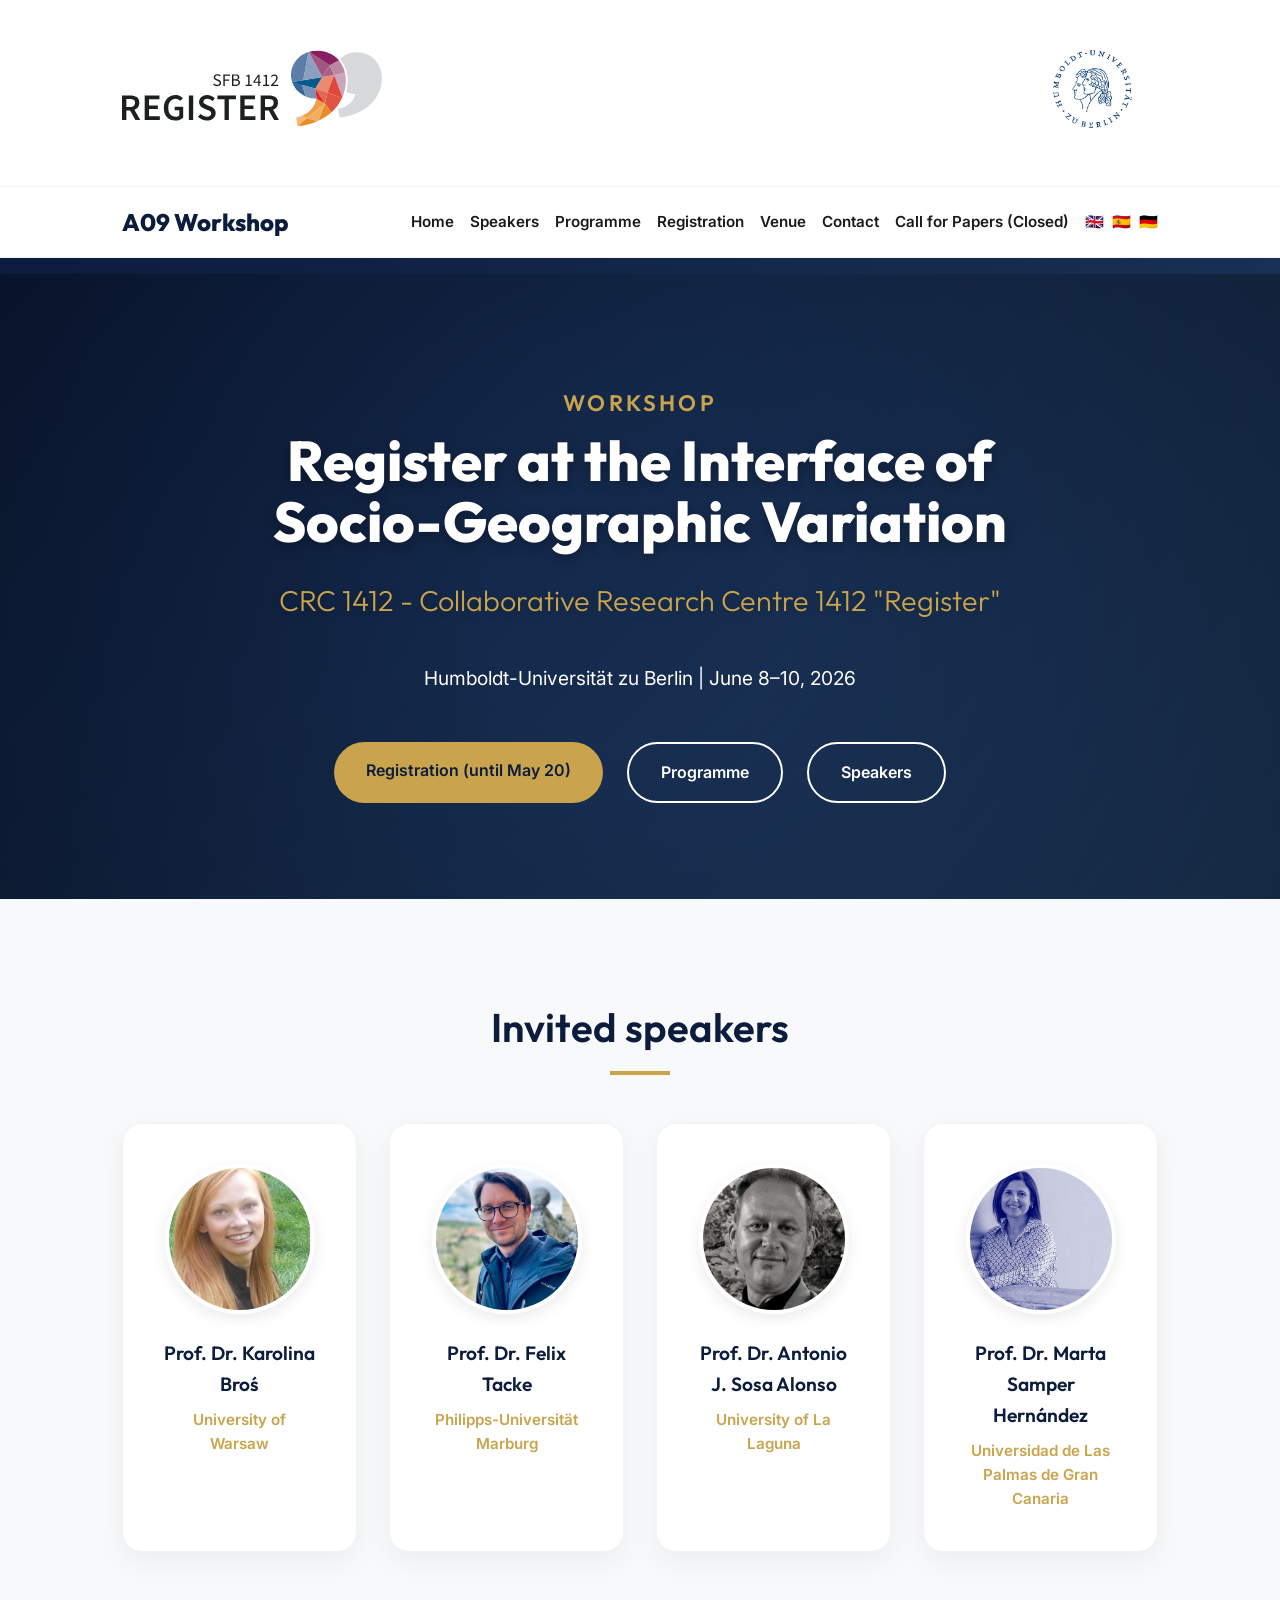
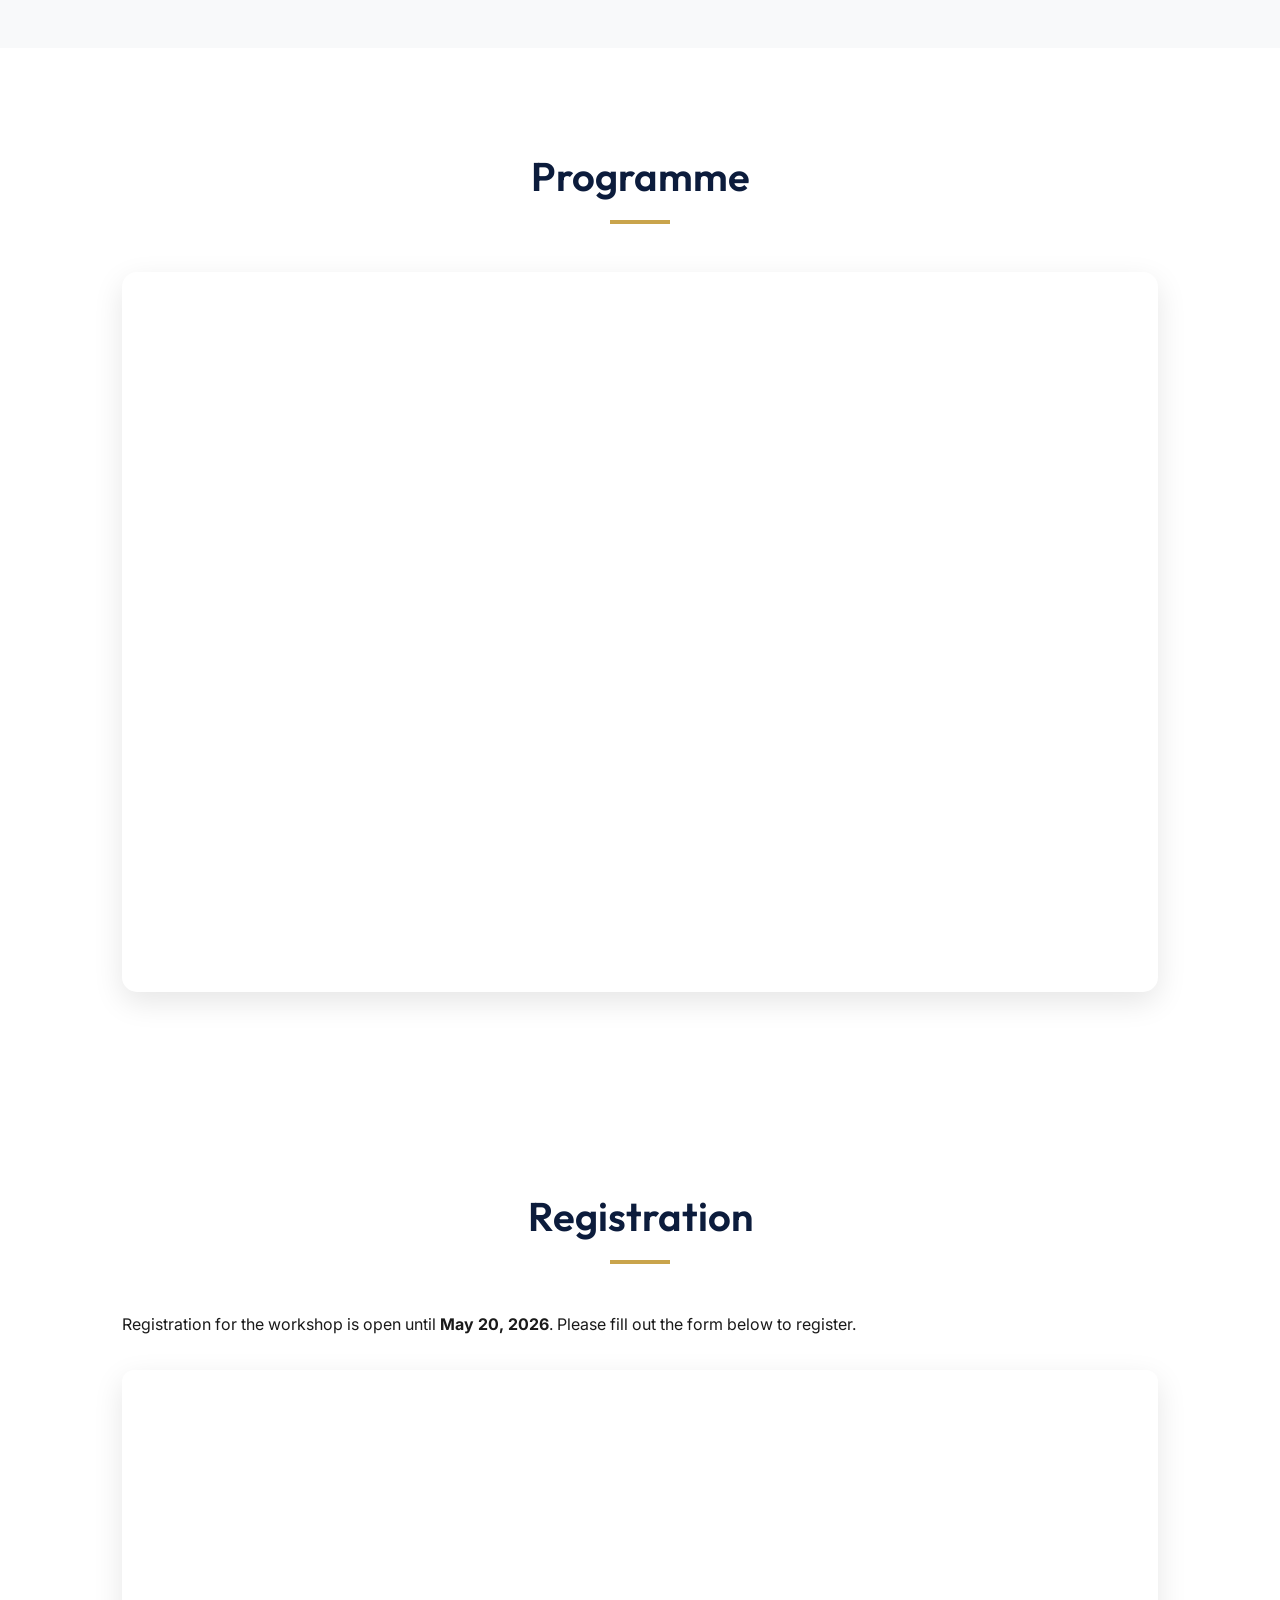
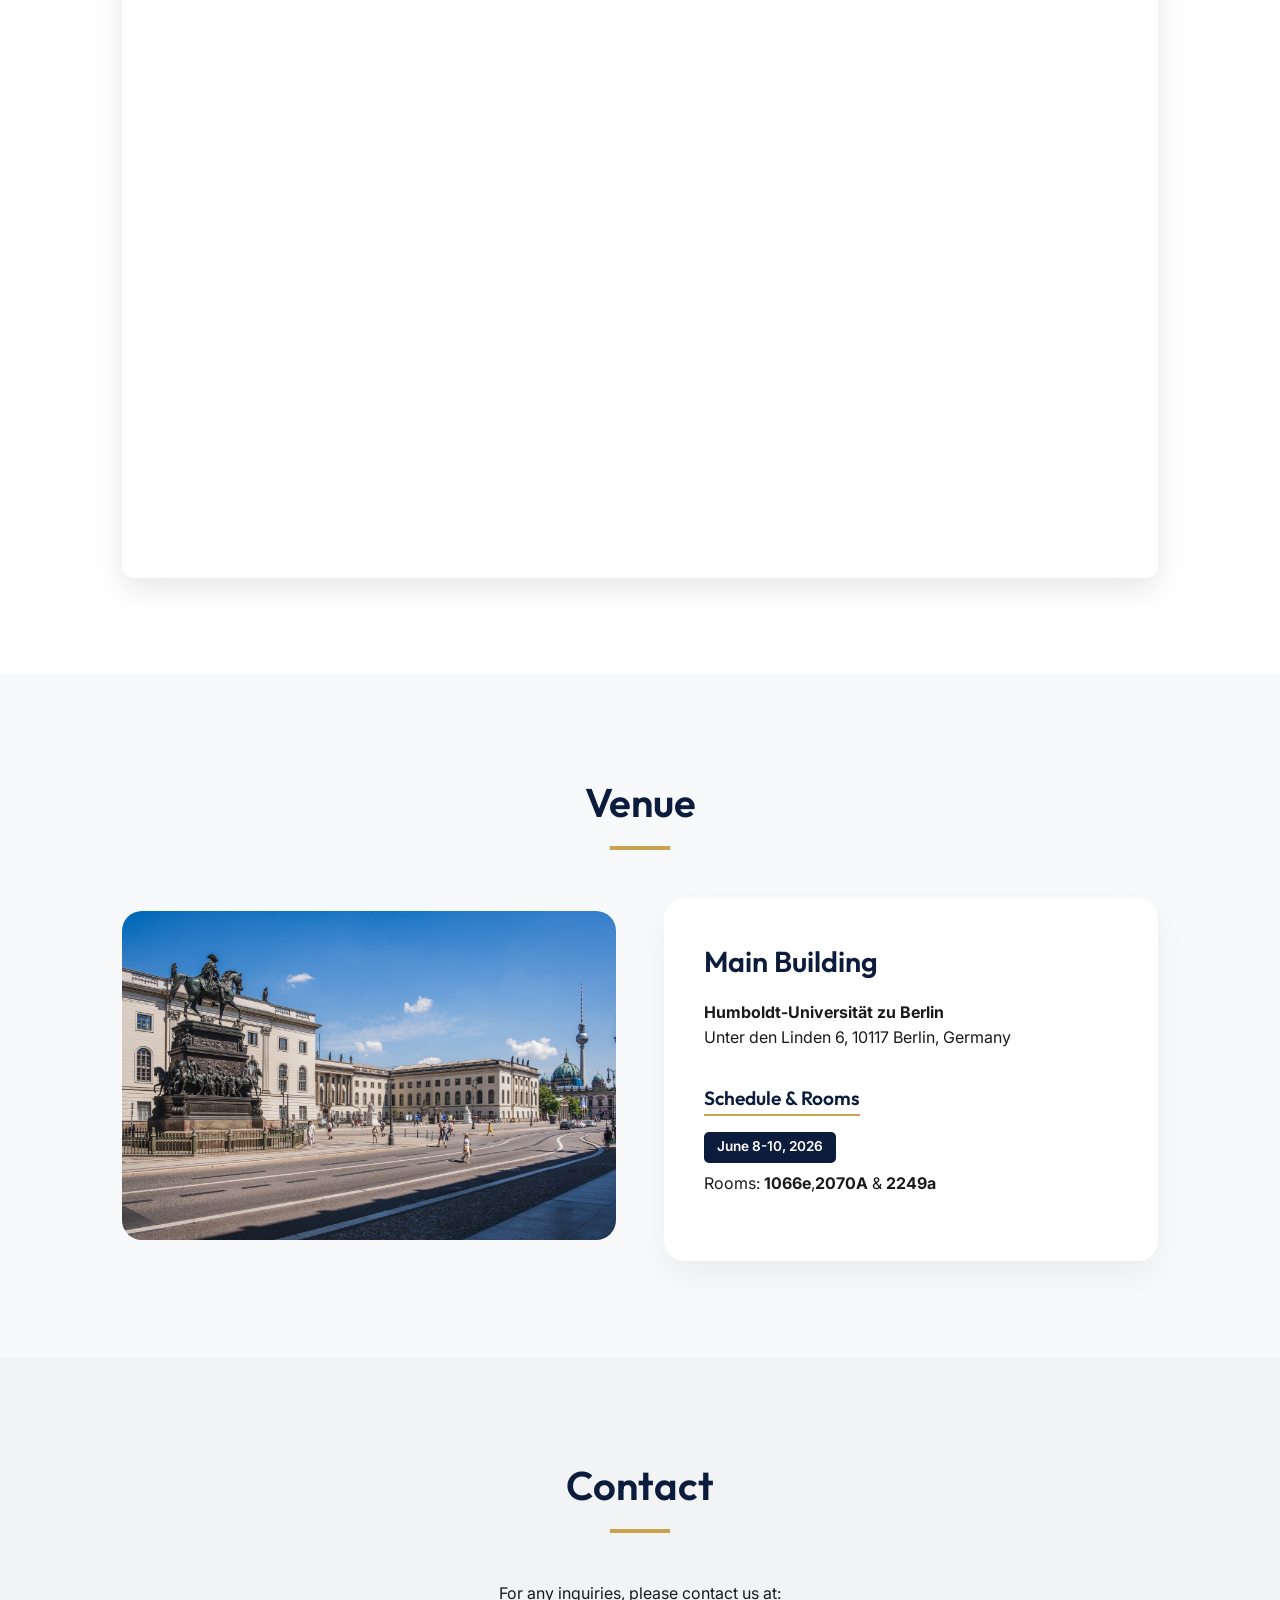
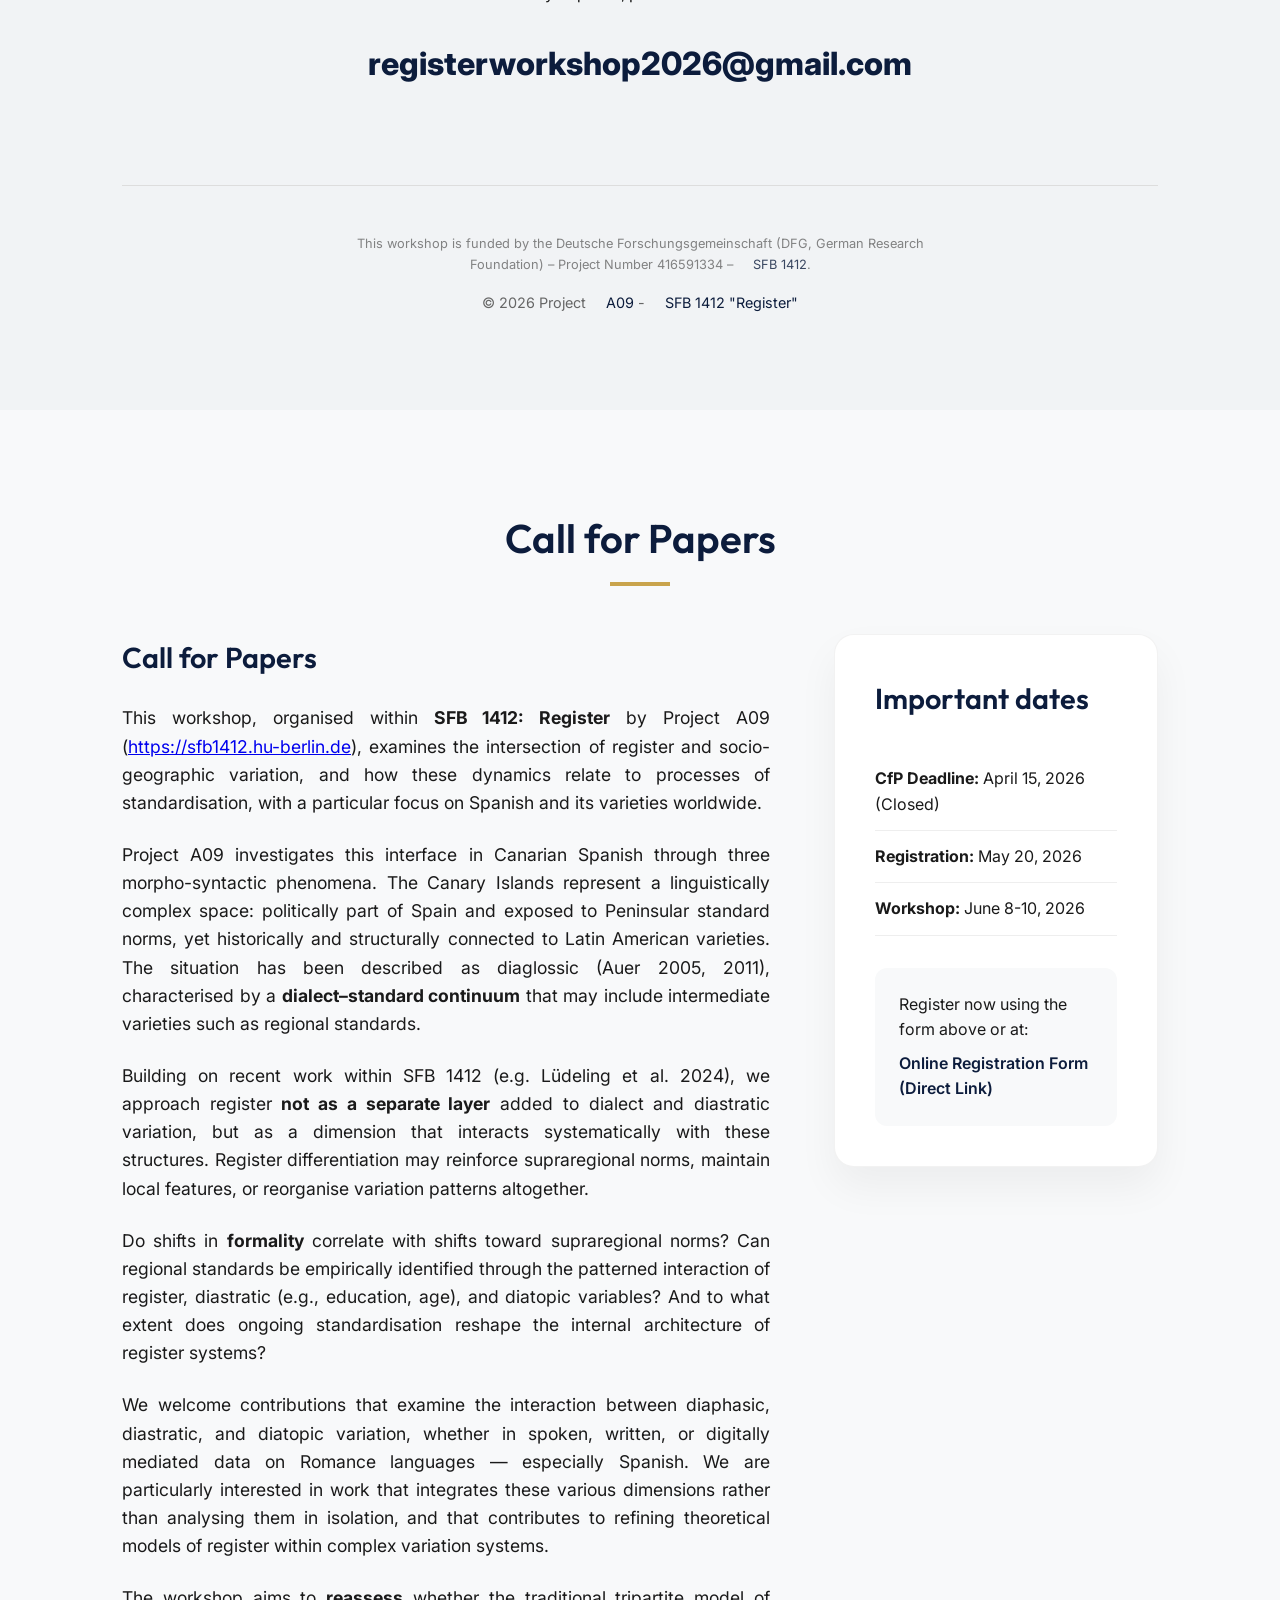
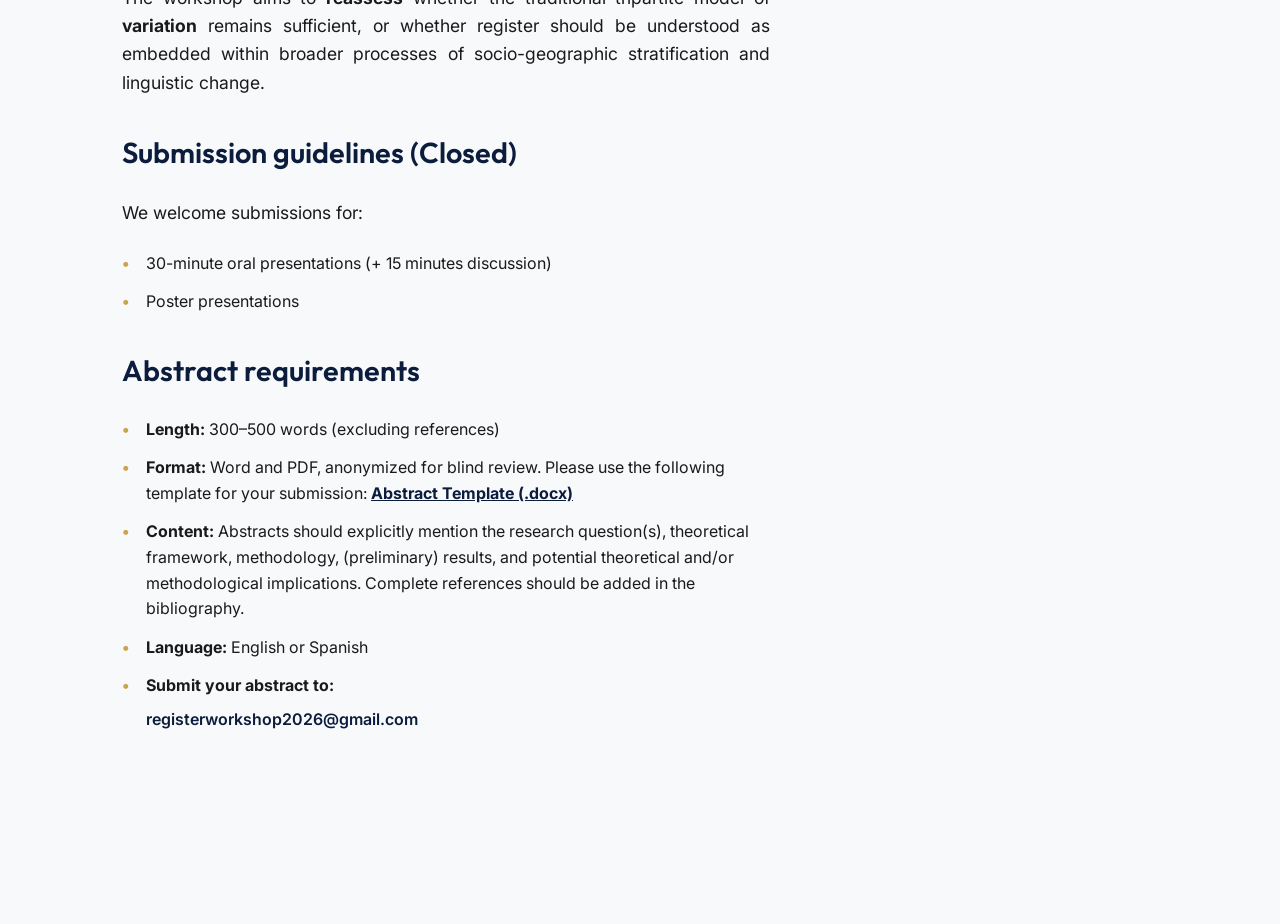
<file: index.html>
<!DOCTYPE html>
<html lang="en">

<head>
    <meta charset="UTF-8">
    <meta name="viewport" content="width=device-width, initial-scale=1.0">
    <title>Workshop: Register at the Interface of Socio-Geographic Variation</title>
    <meta name="description"
        content="Workshop on the Interplay between Register and Socio-Geographic Variation in Spanish. Humboldt-Universität zu Berlin, June 2026.">
    <!-- Google Fonts -->
    <link rel="preconnect" href="https://fonts.googleapis.com">
    <link rel="preconnect" href="https://fonts.gstatic.com" crossorigin>
    <link
        href="https://fonts.googleapis.com/css2?family=Inter:wght@300;400;600;800&family=Outfit:wght@300;400;600;800&display=swap"
        rel="stylesheet">
    <link rel="stylesheet" href="style.css?v=1.3">
</head>

<body id="top">
    <div class="logo-header">
        <div class="container">
            <a href="https://sfb1412.hu-berlin.de" target="_blank">
                <img src="images/logo_SFB.svg" alt="SFB 1412 Register">
            </a>
            <a href="https://www.hu-berlin.de" target="_blank">
                <img src="images/HU_Siegel_RGB.jpg" alt="Humboldt-Universität zu Berlin" class="logo-hu">
            </a>
        </div>
    </div>

    <nav id="navbar">
        <div class="container">
            <div class="logo"><a href="https://sfb1412.hu-berlin.de/projects/a09/" target="_blank">A09</a>
                Workshop
            </div>
            <ul class="nav-links">
                <li><a href="#home">Home</a></li>
                <li><a href="#speakers">Speakers</a></li>
                <li><a href="#program">Programme</a></li>
                <li><a href="#registration">Registration</a></li>
                <li><a href="#venue">Venue</a></li>
                <li><a href="#contact">Contact</a></li>
                <li><a href="#cfp">Call for Papers (Closed)</a></li>
                <li class="lang-switcher">
                    <a href="index.html" title="EN"><span class="flag">🇬🇧</span></a>
                    <a href="es.html" title="ES"><span class="flag">🇪🇸</span></a>
                    <a href="de.html" title="DE"><span class="flag">🇩🇪</span></a>
                </li>
            </ul>
        </div>
    </nav>

    <header id="home" class="hero">
        <div class="hero-content container">
            <p class="hero-tag fade-in">Workshop</p>
            <h1 class="fade-in">Register at the Interface of <span class="no-wrap-mobile">Socio-Geographic</span> Variation</h1>
            <h2 class="fade-in">CRC 1412 - Collaborative Research Centre 1412 "Register"</h2>
            <p class="hero-subtitle fade-in">Humboldt-Universität zu Berlin | June 8–10, 2026</p>
            <div class="hero-btns fade-in">
                <a href="#registration" class="btn btn-primary">Registration (until May 20)</a>
                <a href="#program" class="btn btn-secondary">Programme</a>
                <a href="#speakers" class="btn btn-secondary">Speakers</a>
            </div>
        </div>
    </header>

    <main>
        <section id="speakers" class="section section-alt">
            <div class="container">
                <h2 class="section-title">Invited speakers</h2>
                <div class="speakers-grid">
                    <div class="speaker-card fade-in">
                        <div class="speaker-img">
                            <img src="images/karolina_bros.png" alt="Prof. Dr. Karolina Broś">
                        </div>
                        <h4>Prof. Dr. Karolina Broś</h4>
                        <p>University of Warsaw</p>
                    </div>
                    <div class="speaker-card fade-in" style="animation-delay: 0.2s;">
                        <div class="speaker-img">
                            <img src="images/felix_tacke.jpg" alt="Prof. Dr. Felix Tacke">
                        </div>
                        <h4>Prof. Dr. Felix Tacke</h4>
                        <p>Philipps-Universität Marburg</p>
                    </div>
                    <div class="speaker-card fade-in" style="animation-delay: 0.4s;">
                        <div class="speaker-img">
                            <img src="images/antonio_sosa.png" alt="Prof. Dr. Antonio J. Sosa Alonso">
                        </div>
                        <h4>Prof. Dr. Antonio J. Sosa Alonso</h4>
                        <p>University of La Laguna</p>
                    </div>
                    <div class="speaker-card fade-in" style="animation-delay: 0.6s;">
                        <div class="speaker-img">
                            <img src="images/marta.jpg" alt="Prof. Dr. Marta Samper Hernández">
                        </div>
                        <h4>Prof. Dr. Marta Samper Hernández</h4>
                        <p>Universidad de Las Palmas de Gran Canaria</p>
                    </div>
                </div>
            </div>
        </section>

        <section id="program" class="section">
            <div class="container">
                <h2 class="section-title">Programme</h2>
                <div class="pdf-container" style="width: 100%; height: 80vh; margin-top: 2rem; border-radius: 15px; overflow: hidden; box-shadow: 0 10px 30px rgba(0,0,0,0.1);">
                    <iframe src="Program_Workshop_SFB.pdf" width="100%" height="100%" frameborder="0"></iframe>
                </div>
            </div>
        </section>

        <section id="registration" class="section">
            <div class="container">
                <h2 class="section-title">Registration</h2>
                <div class="registration-container">
                    <p>Registration for the workshop is open until <strong>May 20, 2026</strong>. Please fill out the form below to register.</p>
                    <div class="iframe-wrapper" style="margin-top: 2rem; box-shadow: 0 10px 30px rgba(0,0,0,0.1); border-radius: 12px; overflow: hidden;">
                        <iframe src="https://docs.google.com/forms/d/e/1FAIpQLSel9CcmjZ9iJY5i0FC067jq7z2u-gTEpovs9qHrl01ChSbW7w/viewform?embedded=true" width="100%" height="800" frameborder="0" marginheight="0" marginwidth="0">Loading…</iframe>
                    </div>
                </div>
            </div>
        </section>

        <section id="venue" class="section section-alt">
            <div class="container">
                <h2 class="section-title">Venue</h2>
                <div class="venue-grid">
                    <div class="venue-image">
                        <img src="images/1.jpg" alt="Humboldt-Universität zu Berlin" class="img-responsive rounded">
                    </div>
                    <div class="venue-details">
                        <div class="venue-card">
                            <h3>Main Building</h3>
                            <p><strong>Humboldt-Universität zu Berlin</strong></p>
                            <p>Unter den Linden 6, 10117 Berlin, Germany</p>

                            <h4 class="mt-2">Schedule & Rooms</h4>
                            <div class="schedule-rooms">
                                <div class="schedule-item">
                                    <span class="day-badge">June 8-10, 2026</span>
                                    <p>Rooms: <strong>1066e</strong>,<strong>2070A</strong> & <strong>2249a</strong></p>
                                </div>
                            </div>
                        </div>
                    </div>
                </div>
            </div>
        </section>

        <section id="contact" class="section section-dark">
            <div class="container text-center">
                <h2 class="section-title">Contact</h2>
                <p>For any inquiries, please contact us at:</p>
                <a href="mailto:registerworkshop2026@gmail.com" class="contact-email">registerworkshop2026@gmail.com</a>
                <div class="footer-links">
                    <p class="funding">This workshop is funded by the Deutsche Forschungsgemeinschaft (DFG,
                        German
                        Research Foundation) – Project Number 416591334 – <a href="https://sfb1412.hu-berlin.de"
                            target="_blank">SFB 1412</a>.</p>
                    <p>© 2026 Project <a href="https://sfb1412.hu-berlin.de/projects/a09/" target="_blank">A09</a> - <a
                            href="https://sfb1412.hu-berlin.de" target="_blank">SFB 1412 "Register"</a></p>
                </div>
            </div>
        </section>

        <section id="cfp" class="section section-alt">
            <div class="container">
                <h2 class="section-title">Call for Papers</h2>
                <div class="grid-layout">
                    <div class="content-block">
                        <h3>Call for Papers</h3>
                        <p>This workshop, organised within <strong>SFB 1412: Register</strong> by Project A09
                            (<a href="https://sfb1412.hu-berlin.de" target="_blank">https://sfb1412.hu-berlin.de</a>),
                            examines the intersection of register and socio-geographic variation, and how these dynamics
                            relate to processes of standardisation, with a particular focus on Spanish and its varieties
                            worldwide.</p>
                        <p>Project A09 investigates this interface in Canarian Spanish through three morpho-syntactic
                            phenomena. The Canary Islands represent a linguistically complex space: politically part of
                            Spain and exposed to Peninsular standard norms, yet historically and structurally connected
                            to Latin American varieties. The situation has been described as diaglossic (Auer 2005,
                            2011), characterised by a <strong>dialect–standard continuum</strong> that may include
                            intermediate varieties
                            such as regional standards.</p>
                        <p>Building on recent work within SFB 1412 (e.g. Lüdeling et al. 2024), we approach register
                            <strong>not
                                as a separate layer</strong> added to dialect and diastratic variation, but as a
                            dimension that
                            interacts systematically with these structures. Register differentiation may reinforce
                            supraregional norms, maintain local features, or reorganise variation patterns altogether.
                        </p>
                        <p>Do shifts in <strong>formality</strong> correlate with shifts toward supraregional norms? Can
                            regional
                            standards be empirically identified through the patterned interaction of register,
                            diastratic (e.g., education, age), and diatopic variables? And to what extent does ongoing
                            standardisation reshape the internal architecture of register systems?</p>
                        <p>We welcome contributions that examine the
                            interaction between diaphasic, diastratic, and diatopic variation, whether in spoken,
                            written, or digitally mediated data on Romance languages — especially Spanish. We are
                            particularly interested in work that integrates
                            these various dimensions rather than analysing them in isolation, and that contributes to
                            refining theoretical models of register within complex variation systems. </p>
                        <p>The workshop aims to <strong>reassess</strong> whether
                            the traditional tripartite model of <strong>variation</strong> remains sufficient, or
                            whether register should
                            be understood as embedded within broader processes of socio-geographic stratification and
                            linguistic change.</p>

                        <div class="submission-guidelines mt-4">
                            <h3>Submission guidelines (Closed)</h3>
                            <p>We welcome submissions for:</p>
                            <ul class="custom-list">
                                <li>30-minute oral presentations (+ 15 minutes discussion)</li>
                                <li>Poster presentations</li>
                            </ul>

                            <h3 class="mt-3">Abstract requirements</h3>
                            <ul class="custom-list">
                                <li><strong>Length:</strong> 300–500 words (excluding references)</li>
                                <li><strong>Format:</strong> Word and PDF, anonymized for blind review. Please use the
                                    following template for your submission: <a href="template_abstracts.docx"
                                        class="download-link"><strong>Abstract Template (.docx)</strong></a></li>
                                <li><strong>Content:</strong> Abstracts should explicitly mention the research
                                    question(s), theoretical framework, methodology, (preliminary) results, and
                                    potential theoretical and/or methodological implications. Complete references should
                                    be added in the bibliography.</li>
                                <li><strong>Language:</strong> English or Spanish</li>
                                <li><strong>Submit your abstract to:</strong> <a href="mailto:registerworkshop2026@gmail.com" class="email-link">registerworkshop2026@gmail.com</a></li>
                            </ul>
                        </div>
                    </div>
                    <div class="info-card">
                        <h3>Important dates</h3>
                        <ul class="dates-list">
                            <li><strong>CfP Deadline:</strong> April 15, 2026 (Closed)</li>
                            <li><strong>Registration:</strong> May 20, 2026</li>
                            <li><strong>Workshop:</strong> June 8-10, 2026</li>
                        </ul>
                        <div class="cta-block">
                            <p>Register now using the form above or at:</p>
                            <a href="https://docs.google.com/forms/d/e/1FAIpQLSel9CcmjZ9iJY5i0FC067jq7z2u-gTEpovs9qHrl01ChSbW7w/viewform"
                                class="email-link" target="_blank">Online Registration Form (Direct Link)</a>
                        </div>
                    </div>
                </div>


            </div>
        </section>
    </main>

    <script src="script.js"></script>
</body>

</html>
</file>
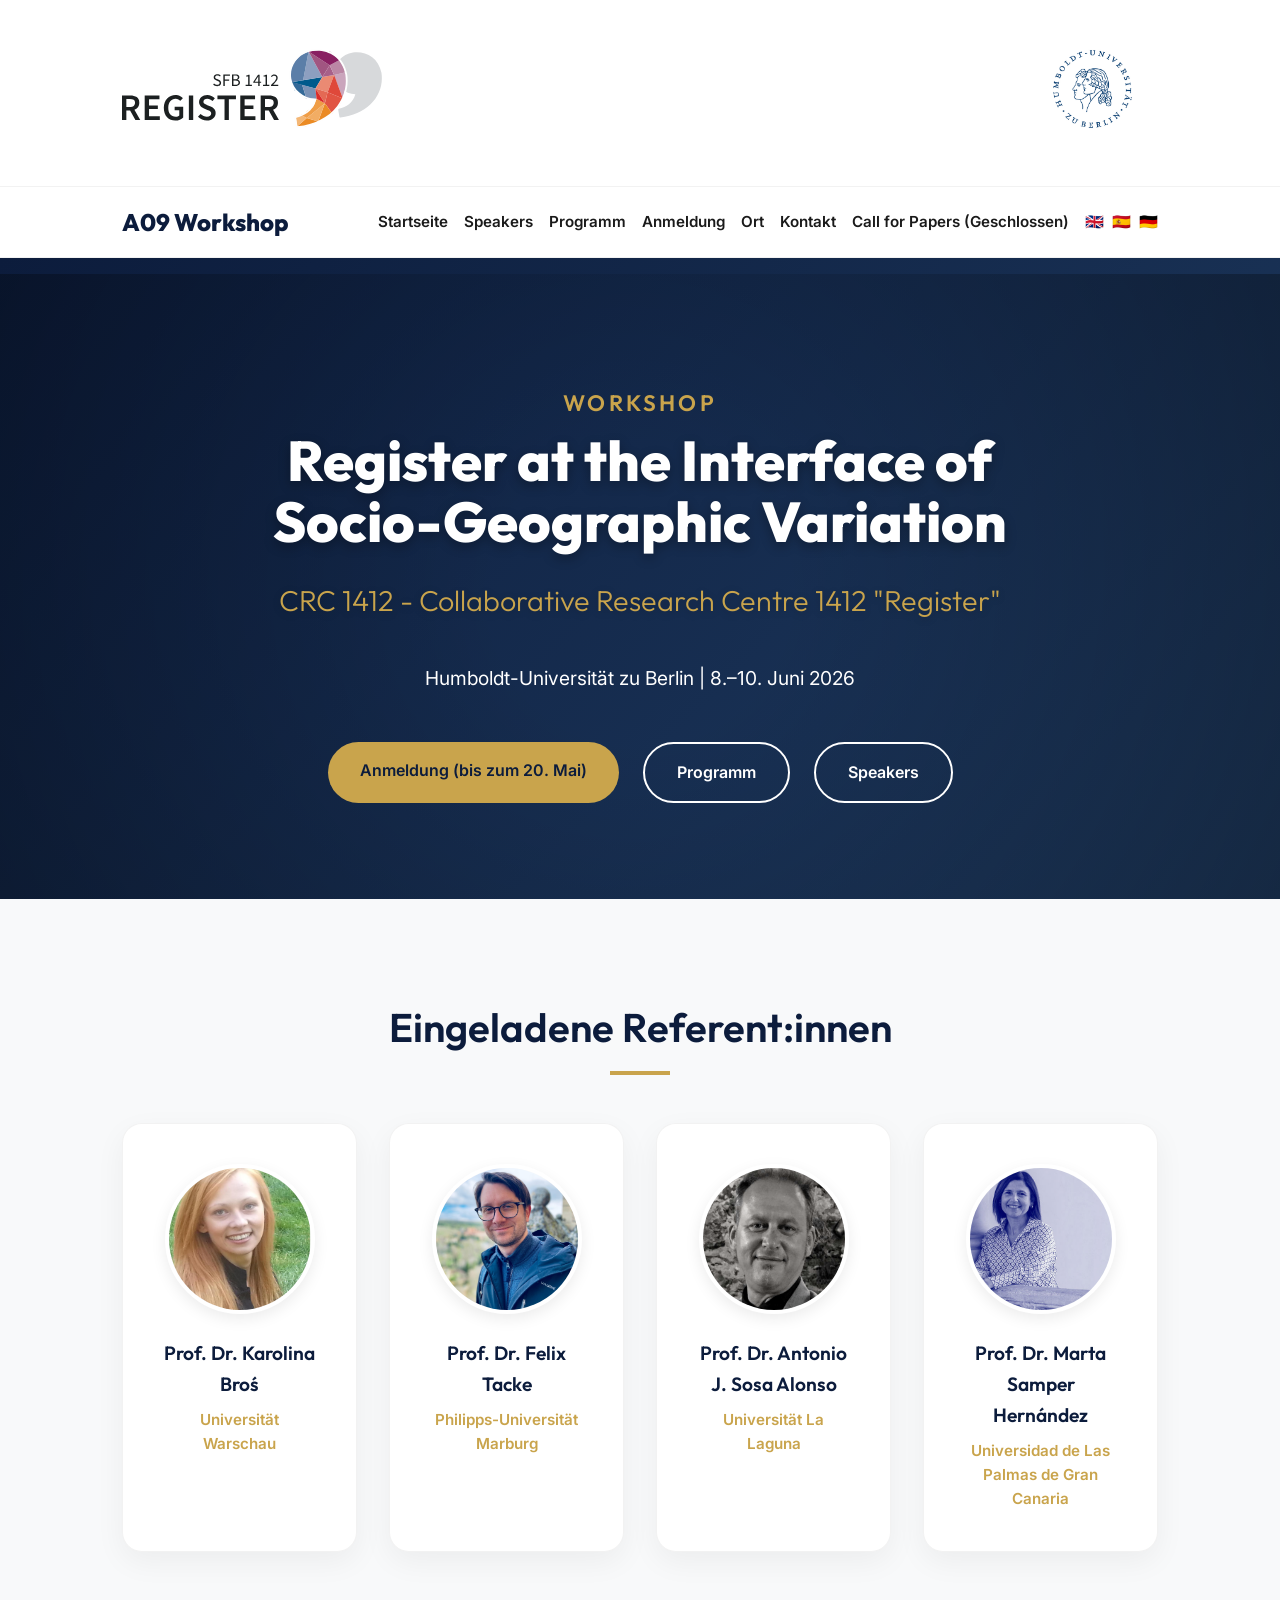
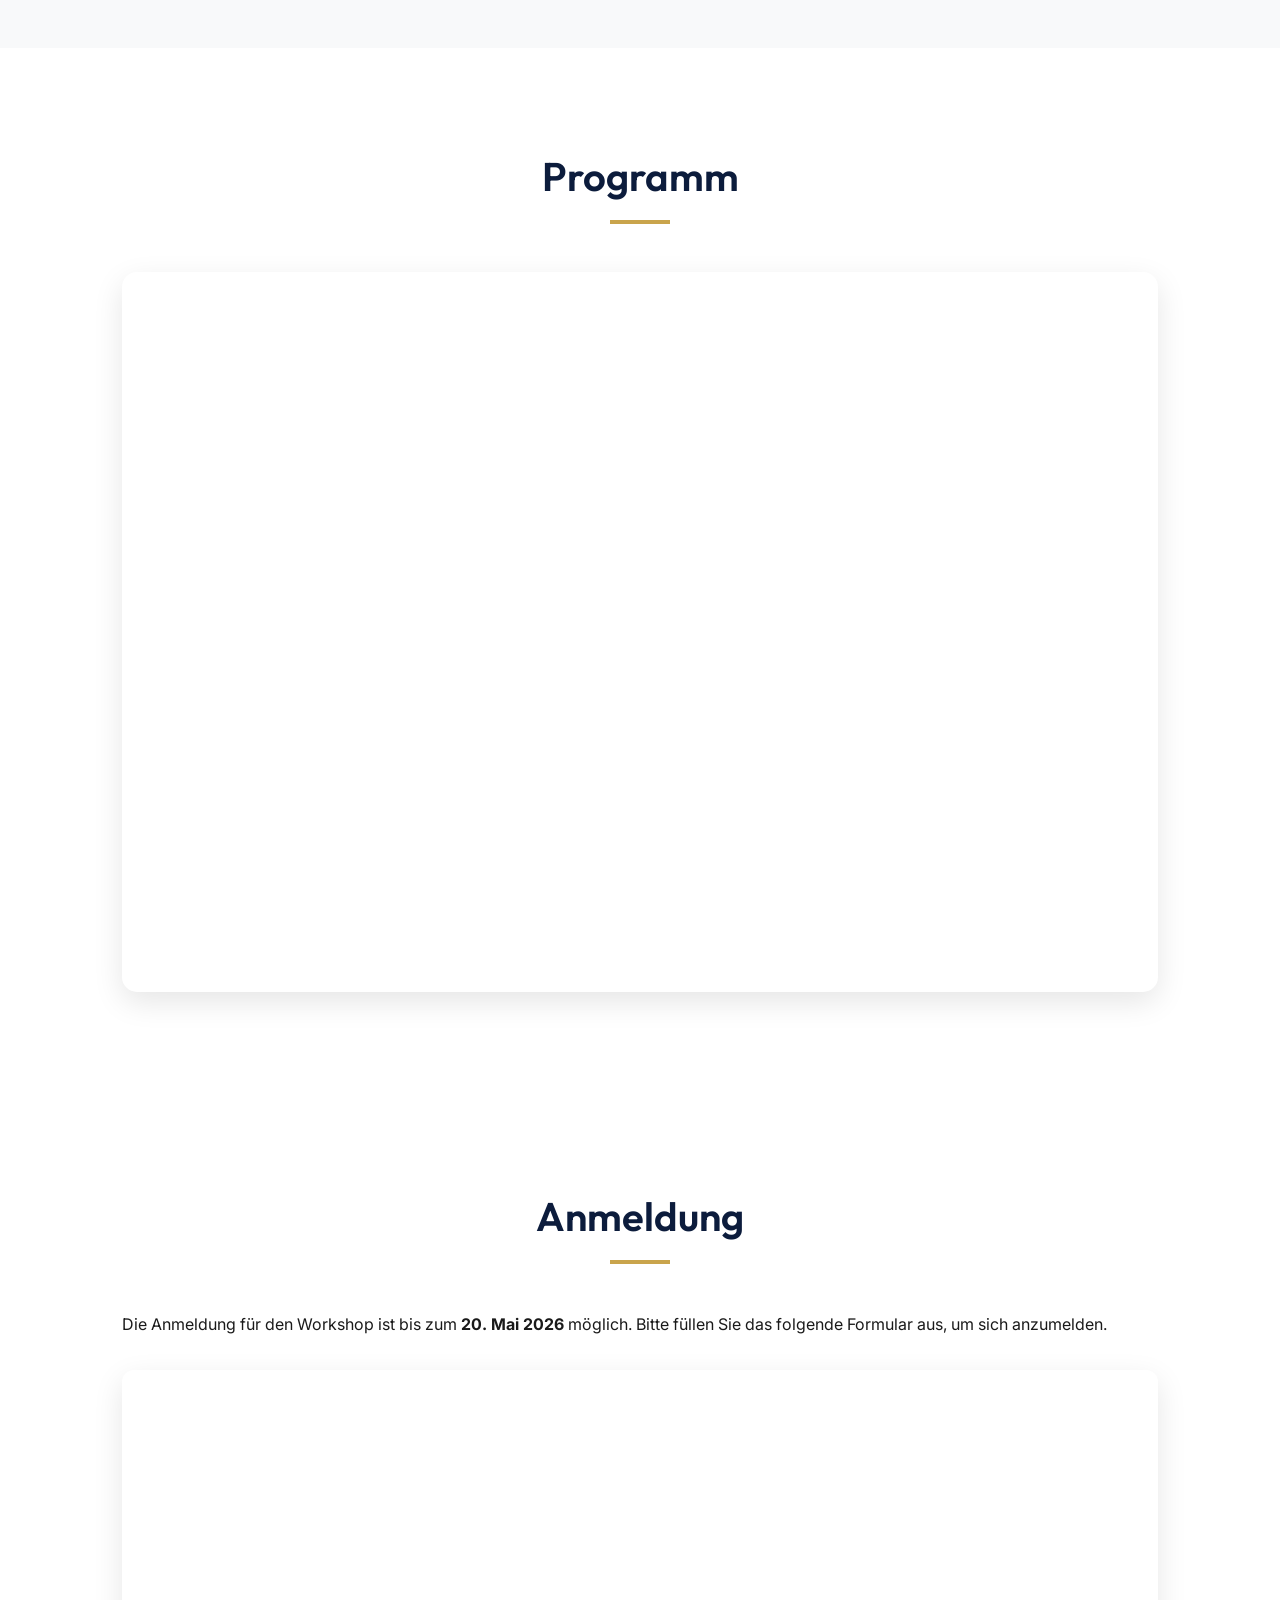
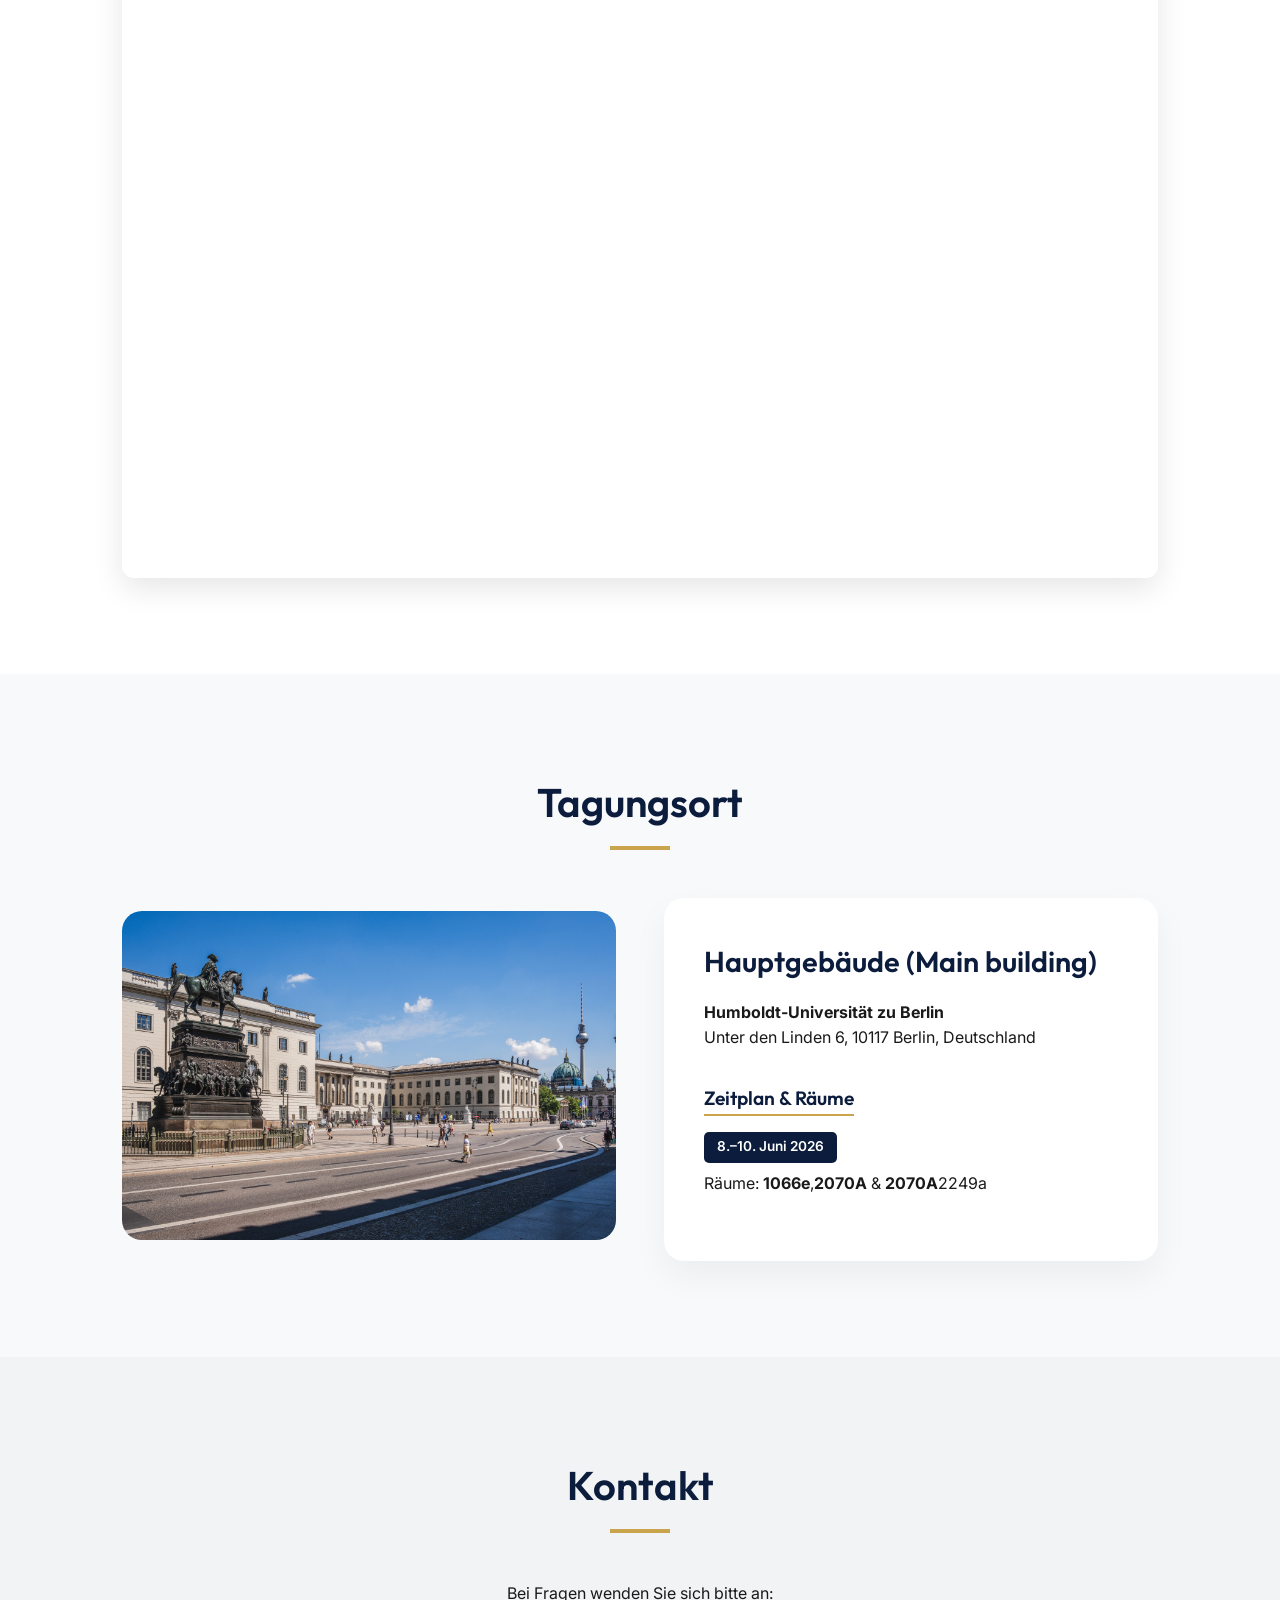
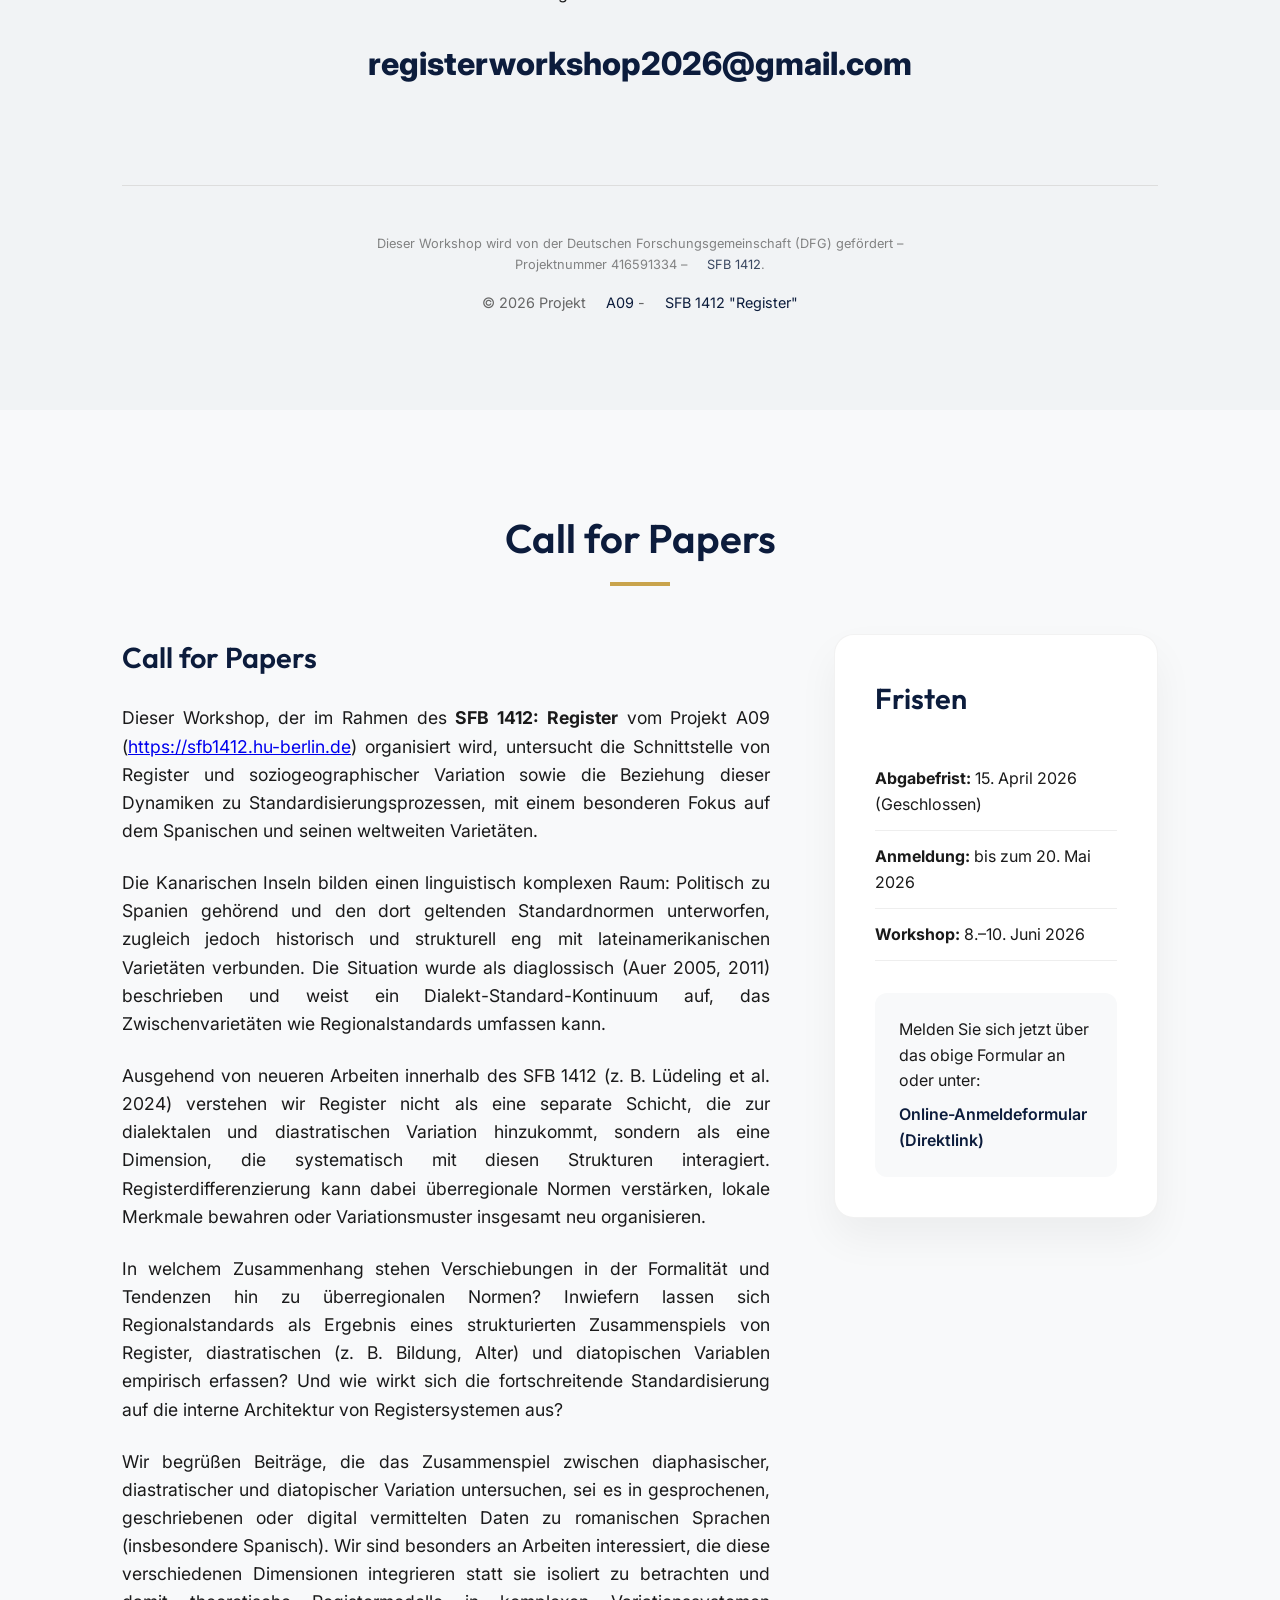
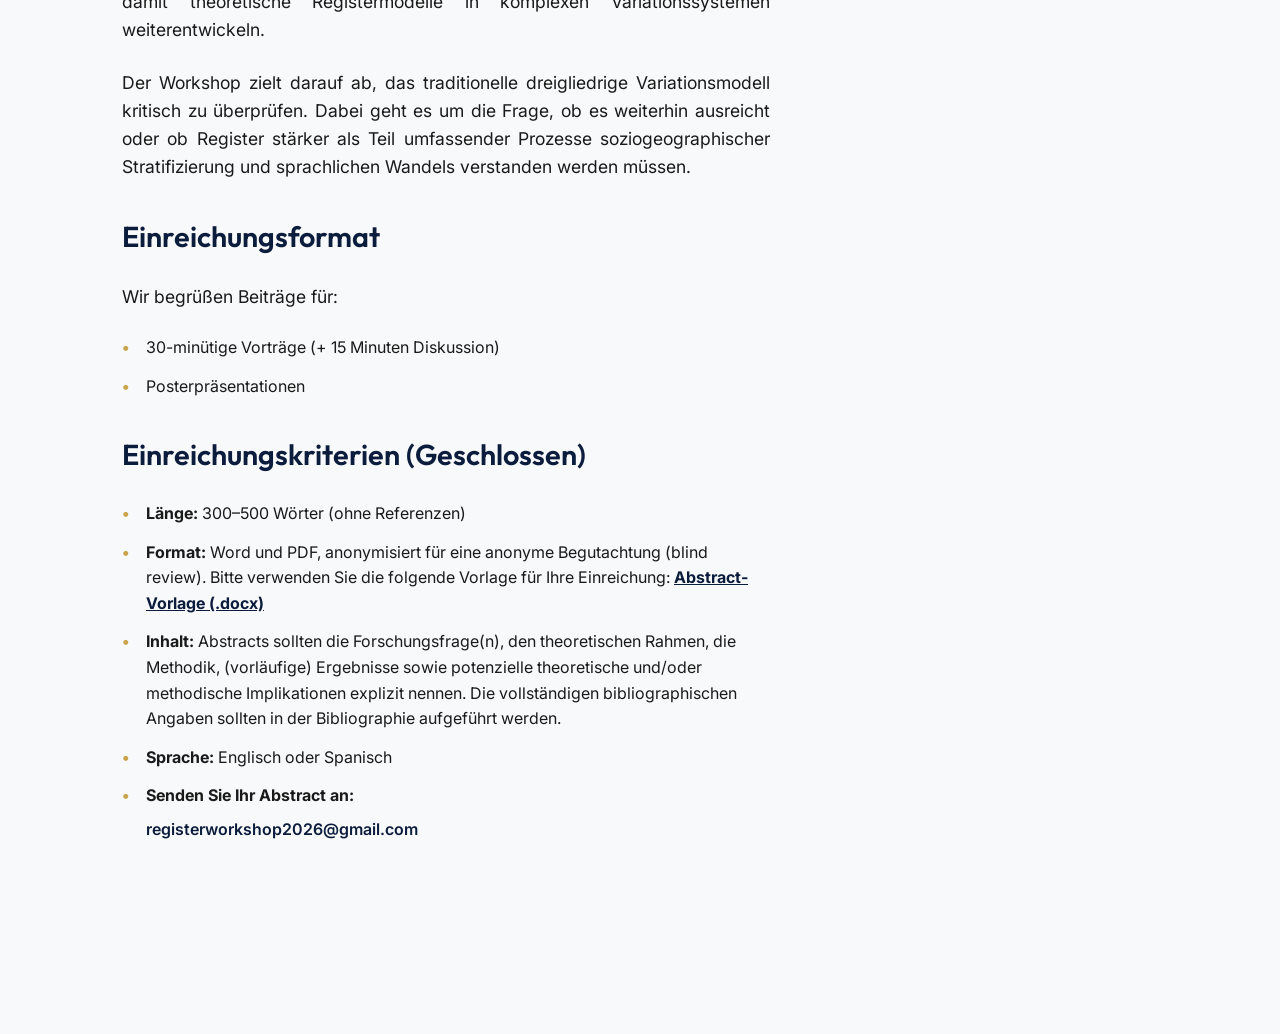
<file: de.html>
<!DOCTYPE html>
<html lang="de">

<head>
    <meta charset="UTF-8">
    <meta name="viewport" content="width=device-width, initial-scale=1.0">
    <title>Workshop: Register at the Interface of Socio-Geographic Variation</title>
    <meta name="description"
        content="Workshop über das Zusammenspiel von Register und soziogeographischer Variation im Spanischen. Humboldt-Universität zu Berlin, Juni 2026.">
    <!-- Google Fonts -->
    <link rel="preconnect" href="https://fonts.googleapis.com">
    <link rel="preconnect" href="https://fonts.gstatic.com" crossorigin>
    <link
        href="https://fonts.googleapis.com/css2?family=Inter:wght@300;400;600;800&family=Outfit:wght@300;400;600;800&display=swap"
        rel="stylesheet">
    <link rel="stylesheet" href="style.css?v=1.3">
</head>

<body id="top">
    <div class="logo-header">
        <div class="container">
            <a href="https://sfb1412.hu-berlin.de" target="_blank">
                <img src="images/logo_SFB.svg" alt="SFB 1412 Register">
            </a>
            <a href="https://www.hu-berlin.de" target="_blank">
                <img src="images/HU_Siegel_RGB.jpg" alt="Humboldt-Universität zu Berlin" class="logo-hu">
            </a>
        </div>
    </div>

    <nav id="navbar">
        <div class="container">
            <div class="logo"><a href="https://sfb1412.hu-berlin.de/projects/a09/" target="_blank">A09</a> Workshop
            </div>
            <ul class="nav-links">
                <li><a href="#home">Startseite</a></li>
                <li><a href="#speakers">Speakers</a></li>
                <li><a href="#program">Programm</a></li>
                <li><a href="#registration">Anmeldung</a></li>
                <li><a href="#venue">Ort</a></li>
                <li><a href="#contact">Kontakt</a></li>
                <li><a href="#cfp">Call for Papers (Geschlossen)</a></li>
                <li class="lang-switcher">
                    <a href="index.html" title="EN"><span class="flag">🇬🇧</span></a>
                    <a href="es.html" title="ES"><span class="flag">🇪🇸</span></a>
                    <a href="de.html" title="DE"><span class="flag">🇩🇪</span></a>
                </li>
            </ul>
        </div>
    </nav>

    <header id="home" class="hero">
        <div class="hero-content container">
            <p class="hero-tag fade-in">Workshop</p>
            <h1 class="fade-in">Register at the Interface of <span class="no-wrap-mobile">Socio-Geographic</span> Variation</h1>
            <h2 class="fade-in">CRC 1412 - Collaborative Research Centre 1412 "Register"</h2>
            <p class="hero-subtitle fade-in">Humboldt-Universität zu Berlin | 8.–10. Juni 2026</p>
            <div class="hero-btns fade-in">
                <a href="#registration" class="btn btn-primary">Anmeldung (bis zum 20. Mai)</a>
                <a href="#program" class="btn btn-secondary">Programm</a>
                <a href="#speakers" class="btn btn-secondary">Speakers</a>
            </div>
        </div>
    </header>

    <main>
        <section id="speakers" class="section section-alt">
            <div class="container">
                <h2 class="section-title">Eingeladene Referent:innen</h2>
                <div class="speakers-grid">
                    <div class="speaker-card fade-in">
                        <div class="speaker-img">
                            <img src="images/karolina_bros.png" alt="Prof. Dr. Karolina Broś">
                        </div>
                        <h4>Prof. Dr. Karolina Broś</h4>
                        <p>Universität Warschau</p>
                    </div>
                    <div class="speaker-card fade-in" style="animation-delay: 0.2s;">
                        <div class="speaker-img">
                            <img src="images/felix_tacke.jpg" alt="Prof. Dr. Felix Tacke">
                        </div>
                        <h4>Prof. Dr. Felix Tacke</h4>
                        <p>Philipps-Universität Marburg</p>
                    </div>
                    <div class="speaker-card fade-in" style="animation-delay: 0.4s;">
                        <div class="speaker-img">
                            <img src="images/antonio_sosa.png" alt="Prof. Dr. Antonio J. Sosa Alonso">
                        </div>
                        <h4>Prof. Dr. Antonio J. Sosa Alonso</h4>
                        <p>Universität La Laguna</p>
                    </div>
                    <div class="speaker-card fade-in" style="animation-delay: 0.6s;">
                        <div class="speaker-img">
                            <img src="images/marta.jpg" alt="Prof. Dr. Marta Samper Hernández">
                        </div>
                        <h4>Prof. Dr. Marta Samper Hernández</h4>
                        <p>Universidad de Las Palmas de Gran Canaria</p>
                    </div>
                </div>
            </div>
        </section>

        <section id="program" class="section">
            <div class="container">
                <h2 class="section-title">Programm</h2>
                <div class="pdf-container" style="width: 100%; height: 80vh; margin-top: 2rem; border-radius: 15px; overflow: hidden; box-shadow: 0 10px 30px rgba(0,0,0,0.1);">
                    <iframe src="Program_Workshop_SFB.pdf" width="100%" height="100%" frameborder="0"></iframe>
                </div>
            </div>
        </section>

        <section id="registration" class="section">
            <div class="container">
                <h2 class="section-title">Anmeldung</h2>
                <div class="registration-container">
                    <p>Die Anmeldung für den Workshop ist bis zum <strong>20. Mai 2026</strong> möglich. Bitte füllen Sie das folgende Formular aus, um sich anzumelden.</p>
                    <div class="iframe-wrapper" style="margin-top: 2rem; box-shadow: 0 10px 30px rgba(0,0,0,0.1); border-radius: 12px; overflow: hidden;">
                        <iframe src="https://docs.google.com/forms/d/e/1FAIpQLSel9CcmjZ9iJY5i0FC067jq7z2u-gTEpovs9qHrl01ChSbW7w/viewform?embedded=true" width="100%" height="800" frameborder="0" marginheight="0" marginwidth="0">Wird geladen…</iframe>
                    </div>
                </div>
            </div>
        </section>

        <section id="venue" class="section section-alt">
            <div class="container">
                <h2 class="section-title">Tagungsort</h2>
                <div class="venue-grid">
                    <div class="venue-image">
                        <img src="images/1.jpg" alt="Humboldt-Universität zu Berlin" class="img-responsive rounded">
                    </div>
                    <div class="venue-details">
                        <div class="venue-card">
                            <h3>Hauptgebäude (Main building)</h3>
                            <p><strong>Humboldt-Universität zu Berlin</strong></p>
                            <p>Unter den Linden 6, 10117 Berlin, Deutschland</p>

                            <h4 class="mt-2">Zeitplan & Räume</h4>
                            <div class="schedule-rooms">
                                <div class="schedule-item">
                                    <span class="day-badge">8.–10. Juni 2026</span>
                                    <p>Räume: <strong>1066e</strong>,<strong>2070A</strong> & <strong>2070A</strong>2249a</p>
                                </div>
                            </div>
                        </div>
                    </div>
                </div>
            </div>
        </section>

        <section id="contact" class="section section-dark">
            <div class="container text-center">
                <h2 class="section-title">Kontakt</h2>
                <p>Bei Fragen wenden Sie sich bitte an:</p>
                <a href="mailto:registerworkshop2026@gmail.com" class="contact-email">registerworkshop2026@gmail.com</a>
                <div class="footer-links">
                    <p class="funding">Dieser Workshop wird von der Deutschen Forschungsgemeinschaft (DFG) gefördert –
                        Projektnummer 416591334 – <a href="https://sfb1412.hu-berlin.de" target="_blank">SFB 1412</a>.
                    </p>
                    <p>© 2026 Projekt <a href="https://sfb1412.hu-berlin.de/projects/a09/" target="_blank">A09</a> - <a
                            href="https://sfb1412.hu-berlin.de" target="_blank">SFB 1412
                            "Register"</a></p>
                </div>
            </div>
        </section>

        <section id="cfp" class="section section-alt">
            <div class="container">
                <h2 class="section-title">Call for Papers</h2>
                <div class="grid-layout">
                    <div class="content-block">
                        <h3>Call for Papers</h3>
                        <p>Dieser Workshop, der im Rahmen des <strong>SFB 1412: Register</strong> vom Projekt A09 (<a
                                href="https://sfb1412.hu-berlin.de" target="_blank">https://sfb1412.hu-berlin.de</a>)
                            organisiert wird, untersucht die Schnittstelle von Register und soziogeographischer
                            Variation sowie die Beziehung dieser Dynamiken zu Standardisierungsprozessen, mit einem
                            besonderen Fokus auf dem Spanischen und seinen weltweiten Varietäten.</p>
                        <p>Die Kanarischen Inseln bilden einen linguistisch komplexen Raum: Politisch zu Spanien
                            gehörend und den dort geltenden Standardnormen unterworfen, zugleich jedoch historisch und
                            strukturell eng mit lateinamerikanischen Varietäten verbunden. Die Situation wurde als
                            diaglossisch (Auer 2005, 2011) beschrieben und weist ein Dialekt-Standard-Kontinuum auf, das
                            Zwischenvarietäten wie Regionalstandards umfassen kann.</p>
                        <p>Ausgehend von neueren Arbeiten innerhalb des SFB 1412 (z. B. Lüdeling et al. 2024) verstehen
                            wir Register nicht als eine separate Schicht, die zur dialektalen und diastratischen
                            Variation hinzukommt, sondern als eine Dimension, die systematisch mit diesen Strukturen
                            interagiert. Registerdifferenzierung kann dabei überregionale Normen verstärken, lokale
                            Merkmale bewahren oder Variationsmuster insgesamt neu organisieren.</p>
                        <p>In welchem Zusammenhang stehen Verschiebungen in der Formalität und Tendenzen hin zu
                            überregionalen Normen? Inwiefern lassen sich Regionalstandards als Ergebnis eines
                            strukturierten Zusammenspiels von Register, diastratischen (z. B. Bildung, Alter) und
                            diatopischen Variablen empirisch erfassen? Und wie wirkt sich die fortschreitende
                            Standardisierung auf die interne Architektur von Registersystemen aus?</p>
                        <p>Wir begrüßen Beiträge, die das Zusammenspiel zwischen diaphasischer, diastratischer und
                            diatopischer Variation untersuchen,
                            sei es in gesprochenen, geschriebenen oder digital vermittelten Daten zu romanischen
                            Sprachen (insbesondere Spanisch). Wir sind besonders an Arbeiten interessiert, die diese
                            verschiedenen Dimensionen integrieren statt sie isoliert zu betrachten und damit
                            theoretische Registermodelle in komplexen Variationssystemen weiterentwickeln.</p>
                        <p>Der Workshop zielt darauf ab, das traditionelle dreigliedrige Variationsmodell kritisch zu
                            überprüfen. Dabei geht es um die Frage, ob es weiterhin ausreicht oder ob Register stärker
                            als Teil umfassender Prozesse soziogeographischer Stratifizierung und sprachlichen Wandels
                            verstanden werden müssen.</p>
                        <div class="submission-guidelines mt-4">
                            <h3>Einreichungsformat</h3>
                            <p>Wir begrüßen Beiträge für:</p>
                            <ul class="custom-list">
                                <li>30-minütige Vorträge (+ 15 Minuten Diskussion)</li>
                                <li>Posterpräsentationen</li>
                            </ul>

                            <h3 class="mt-3">Einreichungskriterien (Geschlossen)</h3>
                            <ul class="custom-list">
                                <li><strong>Länge:</strong> 300–500 Wörter (ohne Referenzen)</li>
                                <li><strong>Format:</strong> Word und PDF, anonymisiert für eine anonyme Begutachtung
                                    (blind review). Bitte verwenden Sie die folgende Vorlage für Ihre Einreichung: <a
                                        href="template_abstracts.docx" class="download-link"><strong>Abstract-Vorlage
                                            (.docx)</strong></a></li>
                                <li><strong>Inhalt:</strong> Abstracts sollten die Forschungsfrage(n), den theoretischen
                                    Rahmen, die Methodik, (vorläufige) Ergebnisse sowie potenzielle theoretische
                                    und/oder methodische Implikationen explizit nennen. Die vollständigen
                                    bibliographischen Angaben sollten in der Bibliographie aufgeführt werden.</li>
                                <li><strong>Sprache:</strong> Englisch oder Spanisch</li>
                                <li><strong>Senden Sie Ihr Abstract an:</strong> <a href="mailto:registerworkshop2026@gmail.com" class="email-link">registerworkshop2026@gmail.com</a></li>
                            </ul>
                        </div>
                    </div>
                    <div class="info-card">
                        <h3>Fristen</h3>
                        <ul class="dates-list">
                            <li><strong>Abgabefrist:</strong> 15. April 2026 (Geschlossen)</li>
                            <li><strong>Anmeldung:</strong> bis zum 20. Mai 2026</li>
                            <li><strong>Workshop:</strong> 8.–10. Juni 2026</li>
                        </ul>
                        <div class="cta-block">
                            <p>Melden Sie sich jetzt über das obige Formular an oder unter:</p>
                            <a href="https://docs.google.com/forms/d/e/1FAIpQLSel9CcmjZ9iJY5i0FC067jq7z2u-gTEpovs9qHrl01ChSbW7w/viewform"
                                class="email-link" target="_blank">Online-Anmeldeformular (Direktlink)</a>
                        </div>
                    </div>
                </div>


            </div>
        </section>
    </main>

    <script src="script.js"></script>
</body>

</html>
</file>
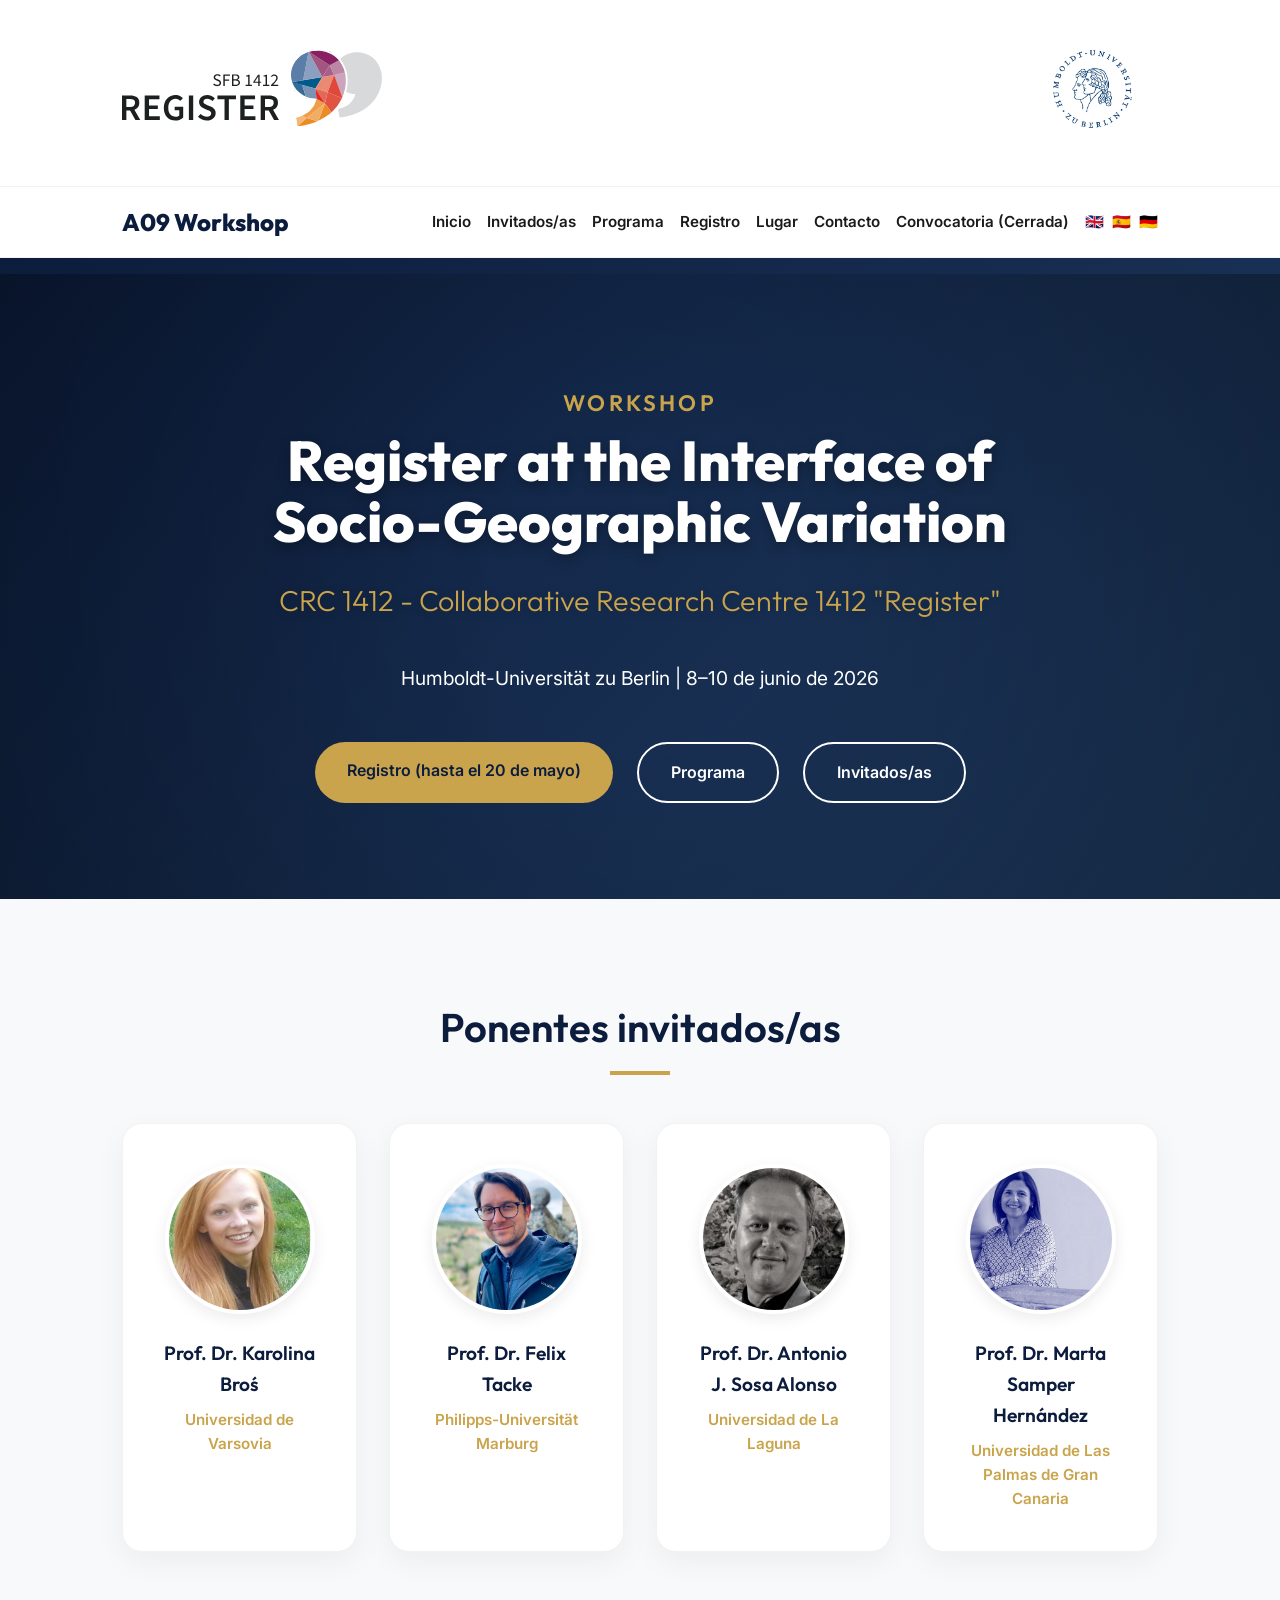
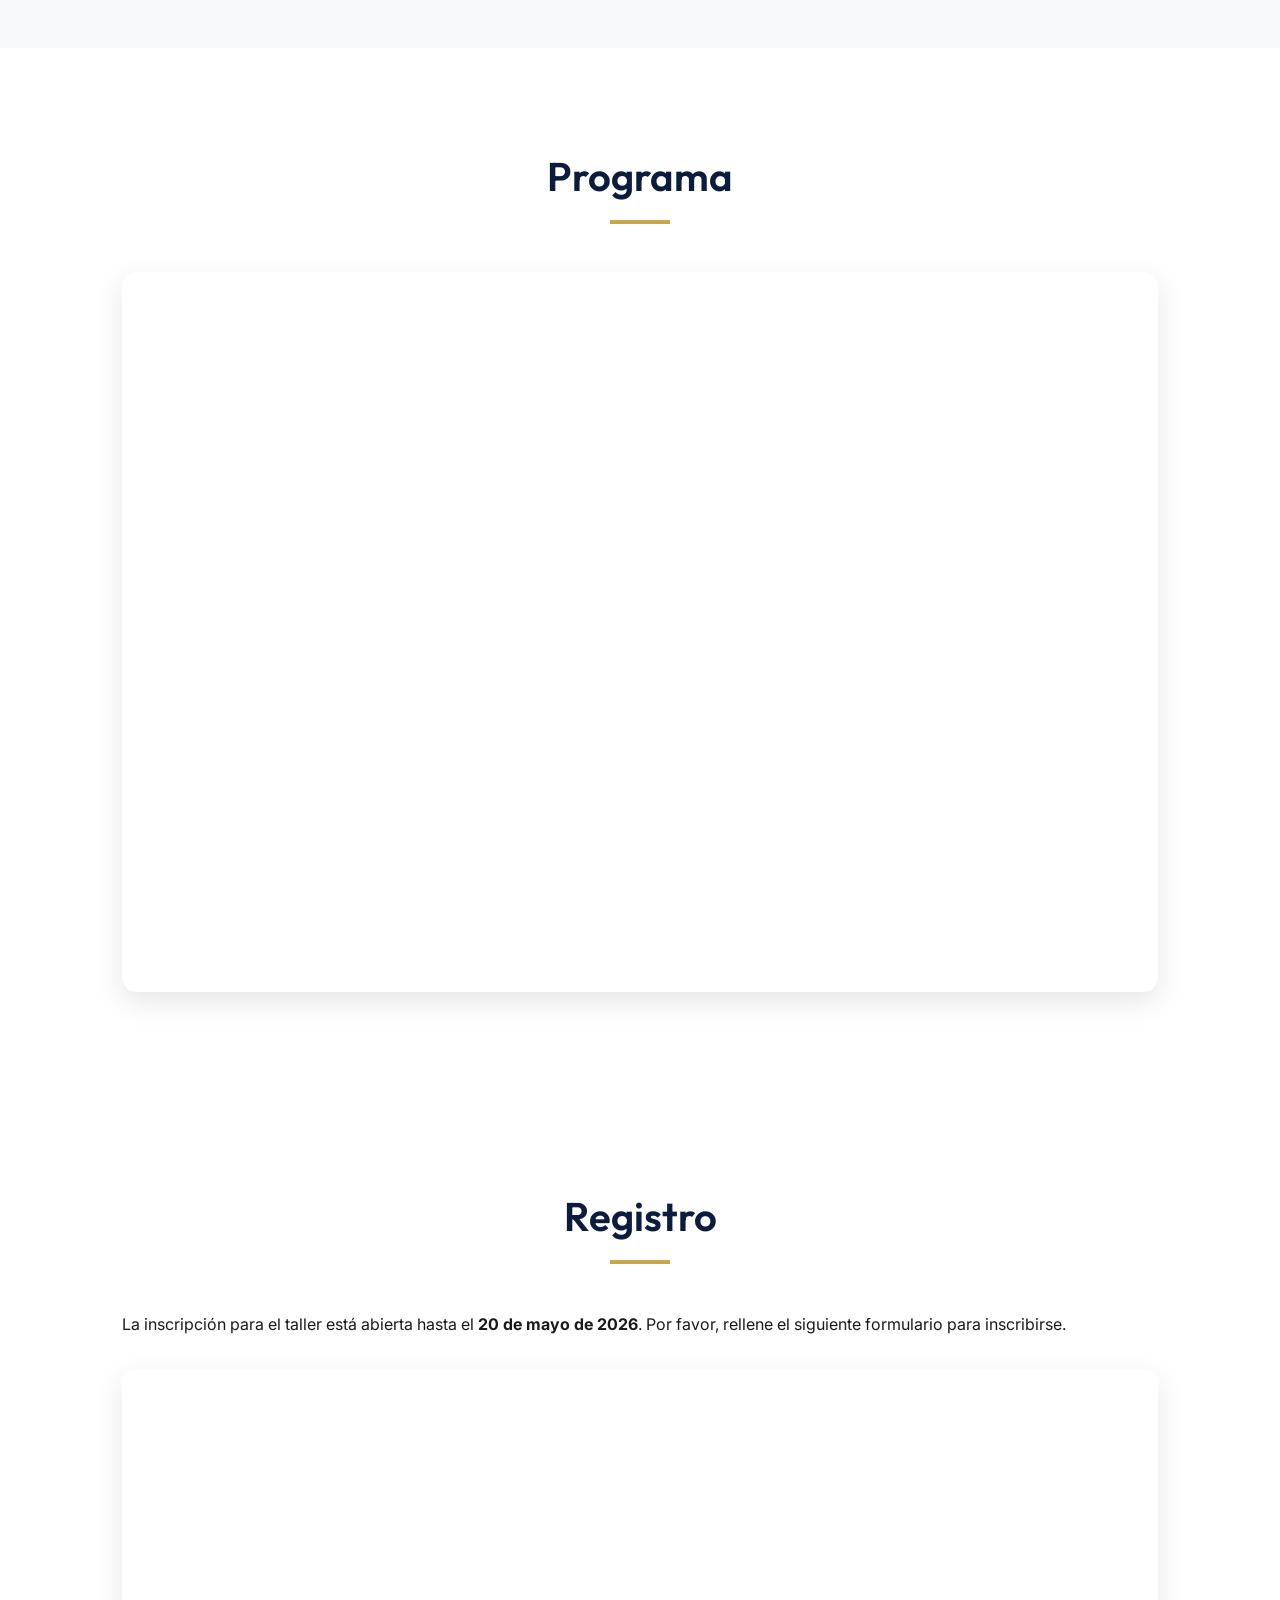
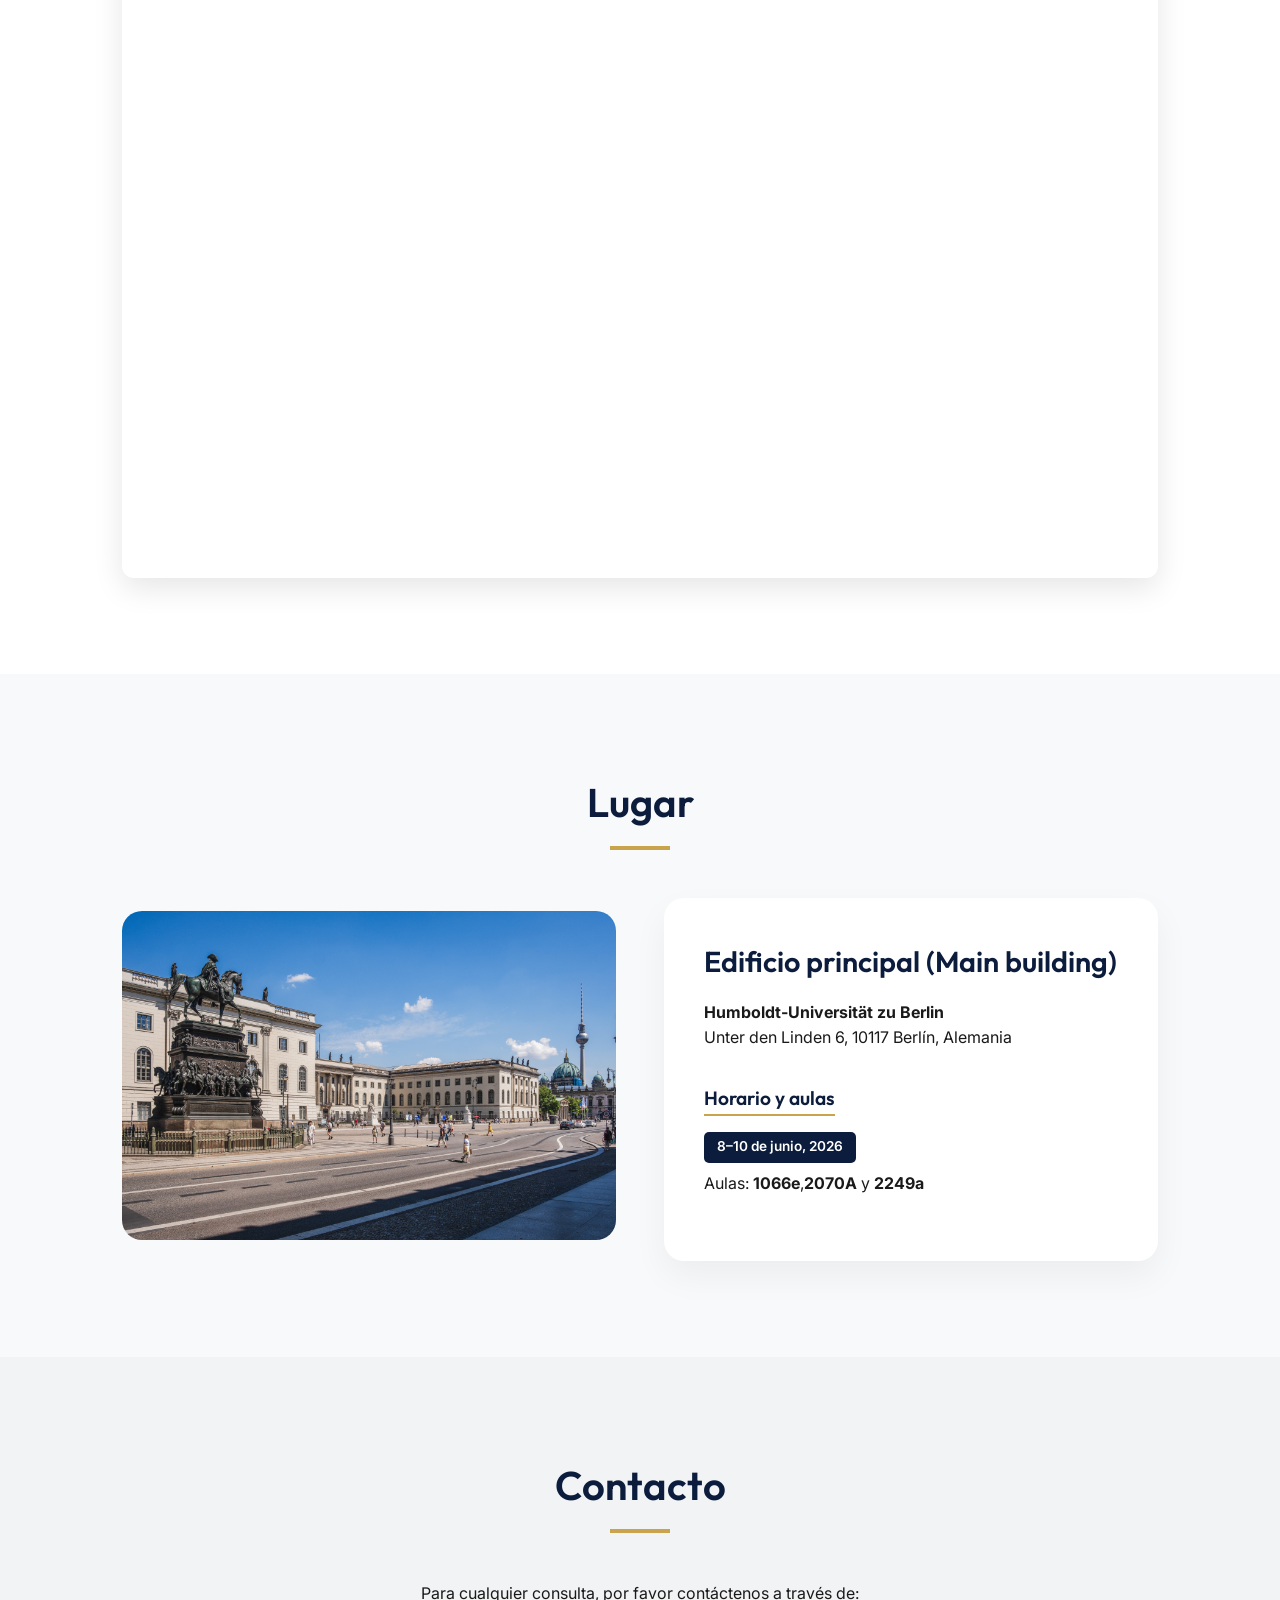
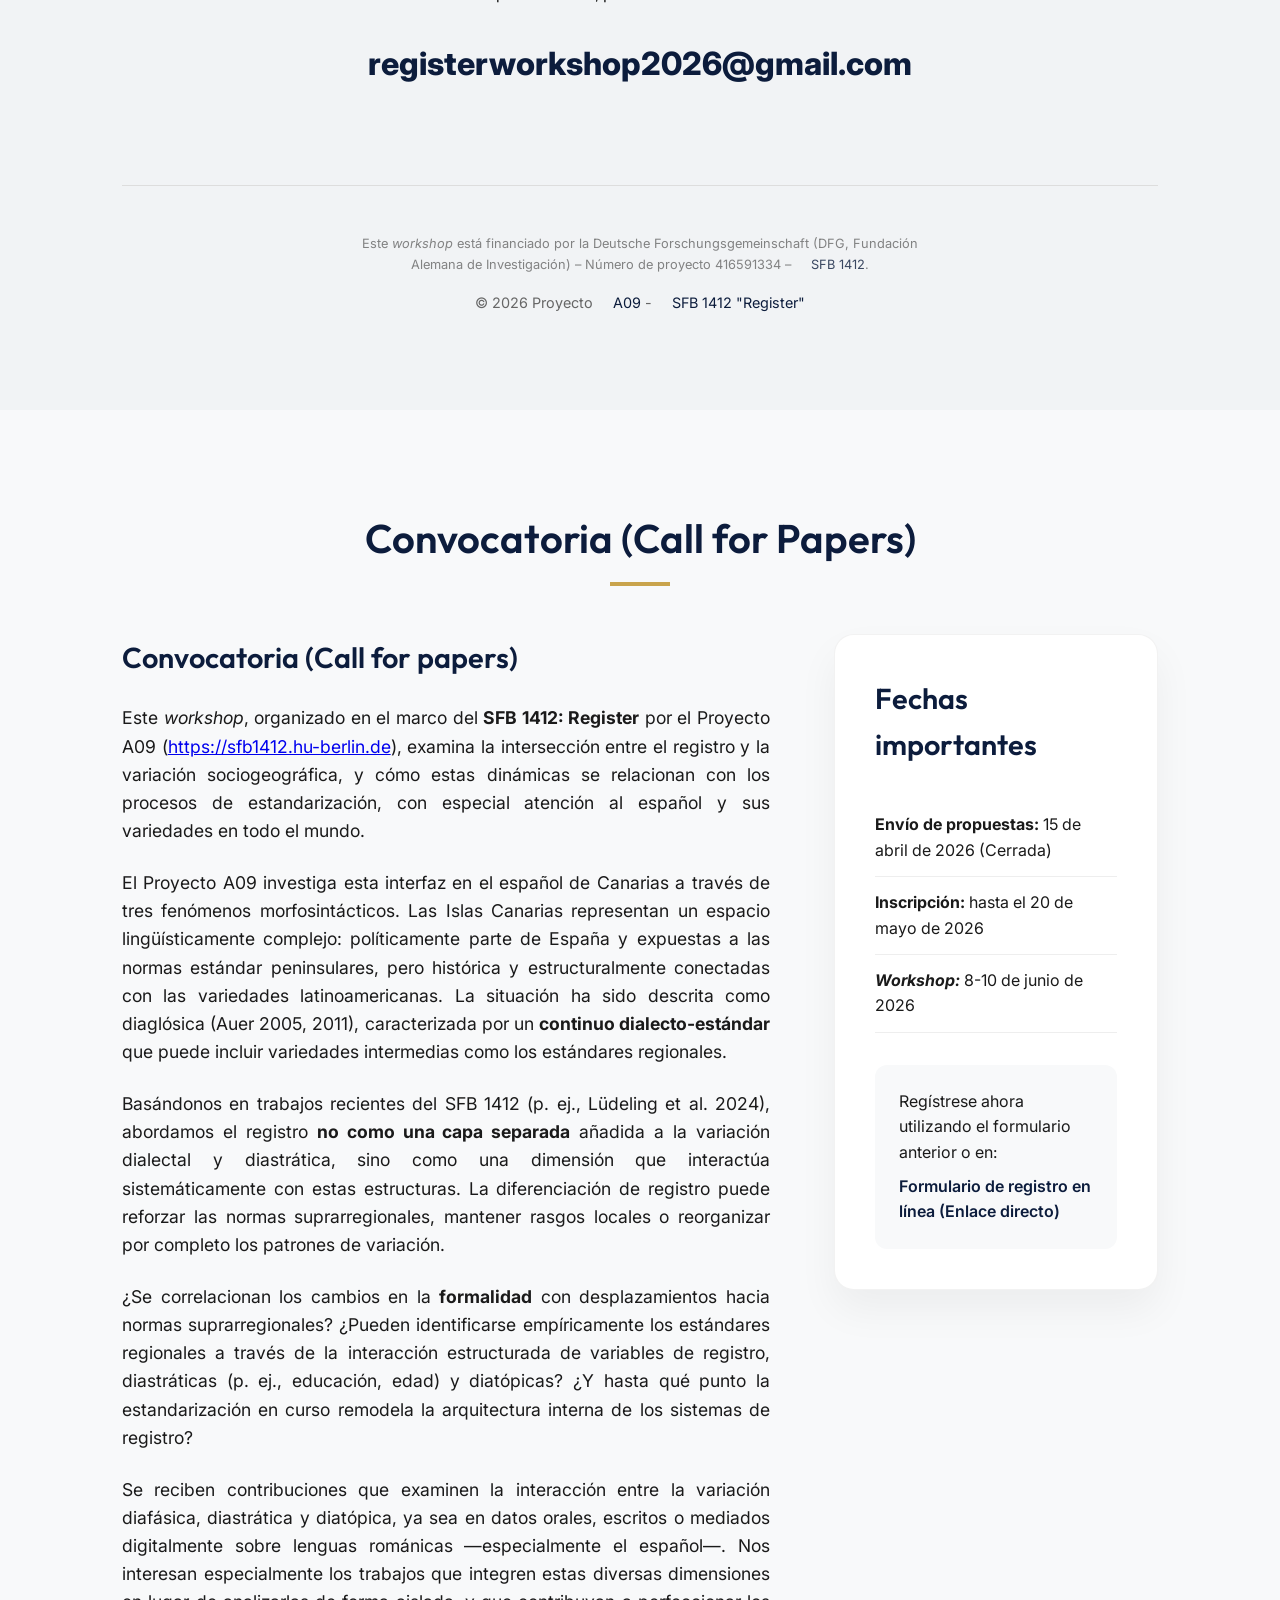
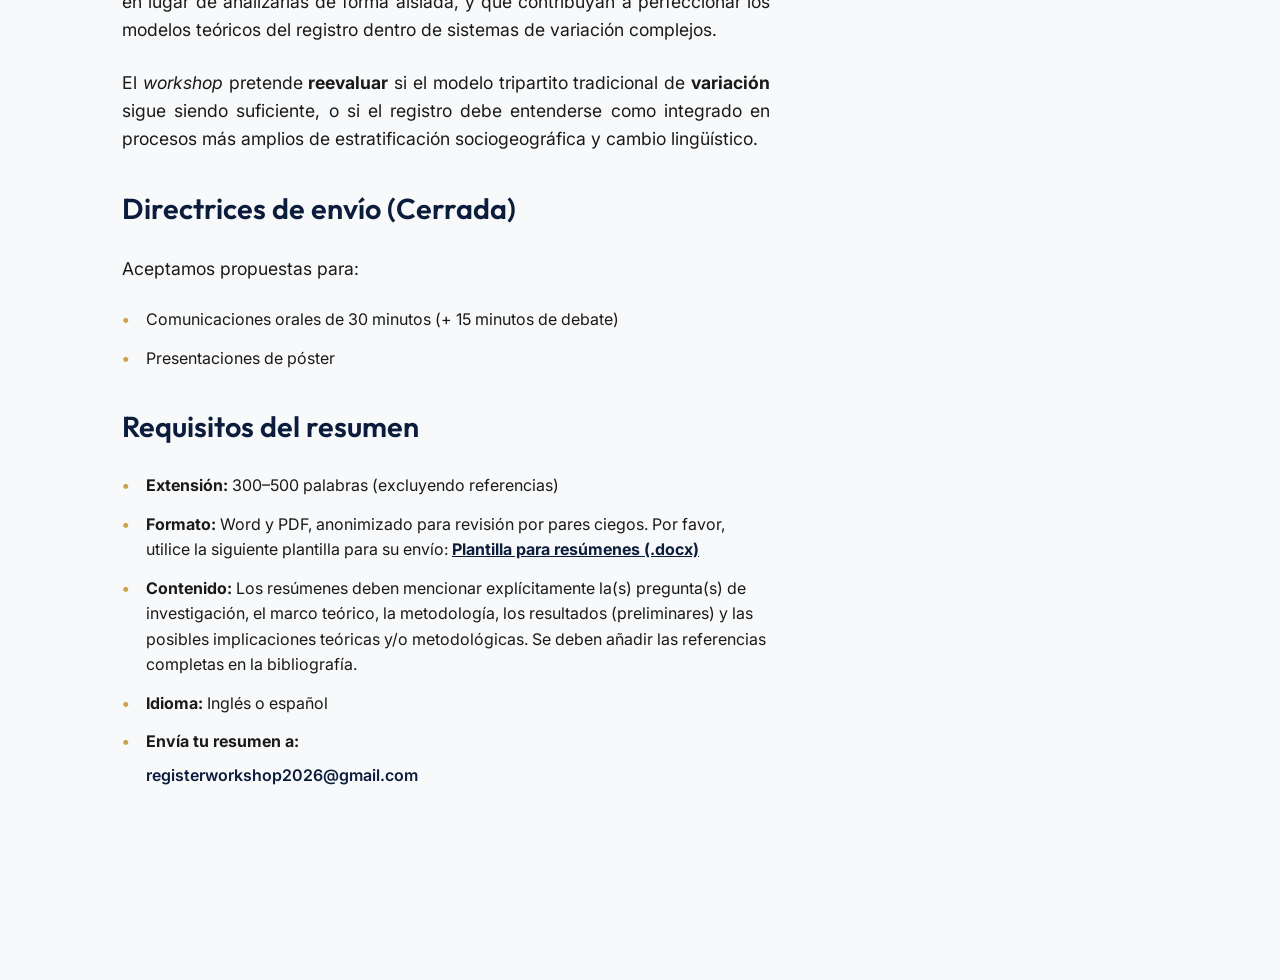
<file: es.html>
<!DOCTYPE html>
<html lang="es">

<head>
    <meta charset="UTF-8">
    <meta name="viewport" content="width=device-width, initial-scale=1.0">
    <title>Workshop: Register at the Interface of Socio-Geographic Variation</title>
    <meta name="description"
        content="Workshop sobre la interacción entre el registro y la variación sociogeográfica en español. Humboldt-Universität zu Berlin, junio de 2026.">
    <!-- Google Fonts -->
    <link rel="preconnect" href="https://fonts.googleapis.com">
    <link rel="preconnect" href="https://fonts.gstatic.com" crossorigin>
    <link
        href="https://fonts.googleapis.com/css2?family=Inter:wght@300;400;600;800&family=Outfit:wght@300;400;600;800&display=swap"
        rel="stylesheet">
    <link rel="stylesheet" href="style.css?v=1.3">
</head>

<body id="top">
    <div class="logo-header">
        <div class="container">
            <a href="https://sfb1412.hu-berlin.de" target="_blank">
                <img src="images/logo_SFB.svg" alt="SFB 1412 Register">
            </a>
            <a href="https://www.hu-berlin.de" target="_blank">
                <img src="images/HU_Siegel_RGB.jpg" alt="Humboldt-Universität zu Berlin" class="logo-hu">
            </a>
        </div>
    </div>

    <nav id="navbar">
        <div class="container">
            <div class="logo"><a href="https://sfb1412.hu-berlin.de/projects/a09/" target="_blank">A09</a> Workshop
            </div>
            <ul class="nav-links">
                <li><a href="#home">Inicio</a></li>
                <li><a href="#speakers">Invitados/as</a></li>
                <li><a href="#program">Programa</a></li>
                <li><a href="#registration">Registro</a></li>
                <li><a href="#venue">Lugar</a></li>
                <li><a href="#contact">Contacto</a></li>
                <li><a href="#cfp">Convocatoria (Cerrada)</a></li>
                <li class="lang-switcher">
                    <a href="index.html" title="EN"><span class="flag">🇬🇧</span></a>
                    <a href="es.html" title="ES"><span class="flag">🇪🇸</span></a>
                    <a href="de.html" title="DE"><span class="flag">🇩🇪</span></a>
                </li>
            </ul>
        </div>
    </nav>

    <header id="home" class="hero">
        <div class="hero-content container">
            <p class="hero-tag fade-in">Workshop</p>
            <h1 class="fade-in">Register at the Interface of <span class="no-wrap-mobile">Socio-Geographic</span> Variation</h1>
            <h2 class="fade-in">CRC 1412 - Collaborative Research Centre 1412 "Register"</h2>
            <p class="hero-subtitle fade-in">Humboldt-Universität zu Berlin | 8–10 de junio de 2026</p>
            <div class="hero-btns fade-in">
                <a href="#registration" class="btn btn-primary">Registro (hasta el 20 de mayo)</a>
                <a href="#program" class="btn btn-secondary">Programa</a>
                <a href="#speakers" class="btn btn-secondary">Invitados/as</a>
            </div>
        </div>
    </header>

    <main>
        <section id="speakers" class="section section-alt">
            <div class="container">
                <h2 class="section-title">Ponentes invitados/as</h2>
                <div class="speakers-grid">
                    <div class="speaker-card fade-in">
                        <div class="speaker-img">
                            <img src="images/karolina_bros.png" alt="Prof. Dr. Karolina Broś">
                        </div>
                        <h4>Prof. Dr. Karolina Broś</h4>
                        <p>Universidad de Varsovia</p>
                    </div>
                    <div class="speaker-card fade-in" style="animation-delay: 0.2s;">
                        <div class="speaker-img">
                            <img src="images/felix_tacke.jpg" alt="Prof. Dr. Felix Tacke">
                        </div>
                        <h4>Prof. Dr. Felix Tacke</h4>
                        <p>Philipps-Universität Marburg</p>
                    </div>
                    <div class="speaker-card fade-in" style="animation-delay: 0.4s;">
                        <div class="speaker-img">
                            <img src="images/antonio_sosa.png" alt="Prof. Dr. Antonio J. Sosa Alonso">
                        </div>
                        <h4>Prof. Dr. Antonio J. Sosa Alonso</h4>
                        <p>Universidad de La Laguna</p>
                    </div>
                    <div class="speaker-card fade-in" style="animation-delay: 0.6s;">
                        <div class="speaker-img">
                            <img src="images/marta.jpg" alt="Prof. Dr. Marta Samper Hernández">
                        </div>
                        <h4>Prof. Dr. Marta Samper Hernández</h4>
                        <p>Universidad de Las Palmas de Gran Canaria</p>
                    </div>
                </div>
            </div>
        </section>

        <section id="program" class="section">
            <div class="container">
                <h2 class="section-title">Programa</h2>
                <div class="pdf-container" style="width: 100%; height: 80vh; margin-top: 2rem; border-radius: 15px; overflow: hidden; box-shadow: 0 10px 30px rgba(0,0,0,0.1);">
                    <iframe src="Program_Workshop_SFB.pdf" width="100%" height="100%" frameborder="0"></iframe>
                </div>
            </div>
        </section>

        <section id="registration" class="section">
            <div class="container">
                <h2 class="section-title">Registro</h2>
                <div class="registration-container">
                    <p>La inscripción para el taller está abierta hasta el <strong>20 de mayo de 2026</strong>. Por favor, rellene el siguiente formulario para inscribirse.</p>
                    <div class="iframe-wrapper" style="margin-top: 2rem; box-shadow: 0 10px 30px rgba(0,0,0,0.1); border-radius: 12px; overflow: hidden;">
                        <iframe src="https://docs.google.com/forms/d/e/1FAIpQLSel9CcmjZ9iJY5i0FC067jq7z2u-gTEpovs9qHrl01ChSbW7w/viewform?embedded=true" width="100%" height="800" frameborder="0" marginheight="0" marginwidth="0">Cargando…</iframe>
                    </div>
                </div>
            </div>
        </section>

        <section id="venue" class="section section-alt">
            <div class="container">
                <h2 class="section-title">Lugar</h2>
                <div class="venue-grid">
                    <div class="venue-image">
                        <img src="images/1.jpg" alt="Humboldt-Universität zu Berlin" class="img-responsive rounded">
                    </div>
                    <div class="venue-details">
                        <div class="venue-card">
                            <h3>Edificio principal (Main building)</h3>
                            <p><strong>Humboldt-Universität zu Berlin</strong></p>
                            <p>Unter den Linden 6, 10117 Berlín, Alemania</p>

                            <h4 class="mt-2">Horario y aulas</h4>
                            <div class="schedule-rooms">
                                <div class="schedule-item">
                                    <span class="day-badge">8–10 de junio, 2026</span>
                                    <p>Aulas: <strong>1066e</strong>,<strong>2070A</strong> y <strong>2249a</strong></p>
                                </div>
                            </div>
                        </div>
                    </div>
                </div>
            </div>
        </section>

        <section id="contact" class="section section-dark">
            <div class="container text-center">
                <h2 class="section-title">Contacto</h2>
                <p>Para cualquier consulta, por favor contáctenos a través de:</p>
                <a href="mailto:registerworkshop2026@gmail.com" class="contact-email">registerworkshop2026@gmail.com</a>
                <div class="footer-links">
                    <p class="funding">Este <em>workshop</em> está financiado por la Deutsche Forschungsgemeinschaft
                        (DFG,
                        Fundación Alemana de Investigación) – Número de proyecto 416591334 – <a
                            href="https://sfb1412.hu-berlin.de" target="_blank">SFB 1412</a>.</p>
                    <p>© 2026 Proyecto <a href="https://sfb1412.hu-berlin.de/projects/a09/" target="_blank">A09</a> - <a
                            href="https://sfb1412.hu-berlin.de" target="_blank">SFB 1412
                            "Register"</a></p>
                </div>
            </div>
        </section>

        <section id="cfp" class="section section-alt">
            <div class="container">
                <h2 class="section-title">Convocatoria (Call for Papers)</h2>
                <div class="grid-layout">
                    <div class="content-block">
                        <h3>Convocatoria (Call for papers)</h3>
                        <p>Este <em>workshop</em>, organizado en el marco del <strong>SFB 1412: Register</strong> por el
                            Proyecto
                            A09 (<a href="https://sfb1412.hu-berlin.de"
                                target="_blank">https://sfb1412.hu-berlin.de</a>),
                            examina la intersección entre el registro y la variación sociogeográfica, y cómo estas
                            dinámicas se relacionan con los procesos de estandarización, con especial atención al
                            español y sus variedades en todo el mundo.</p>
                        <p>El Proyecto A09 investiga esta interfaz en el español de Canarias a través de tres fenómenos
                            morfosintácticos. Las Islas Canarias representan un espacio lingüísticamente complejo:
                            políticamente parte de España y expuestas a las normas estándar peninsulares, pero histórica
                            y estructuralmente conectadas con las variedades latinoamericanas. La situación ha sido
                            descrita como diaglósica (Auer 2005, 2011), caracterizada por un <strong>continuo
                                dialecto-estándar</strong>
                            que puede incluir variedades intermedias como los estándares regionales.</p>
                        <p>Basándonos en trabajos recientes del SFB 1412 (p. ej., Lüdeling et al. 2024), abordamos el
                            registro <strong>no como una capa separada</strong> añadida a la variación dialectal y
                            diastrática, sino como
                            una dimensión que interactúa sistemáticamente con estas estructuras. La diferenciación de
                            registro puede reforzar las normas suprarregionales, mantener rasgos locales o reorganizar
                            por completo los patrones de variación.</p>
                        <p>¿Se correlacionan los cambios en la <strong>formalidad</strong> con desplazamientos hacia
                            normas
                            suprarregionales? ¿Pueden identificarse empíricamente los estándares regionales a través de
                            la interacción estructurada de variables de registro, diastráticas (p. ej., educación, edad)
                            y diatópicas? ¿Y hasta qué punto la estandarización en curso remodela la arquitectura
                            interna de los sistemas de registro?</p>
                        <p>Se reciben contribuciones que examinen la interacción entre la variación diafásica,
                            diastrática y diatópica, ya sea en datos orales,
                            escritos o mediados digitalmente sobre lenguas románicas —especialmente el español—. Nos
                            interesan especialmente los trabajos que integren
                            estas diversas dimensiones en lugar de analizarlas de forma aislada, y que contribuyan a
                            perfeccionar los modelos teóricos del registro dentro de sistemas de variación complejos.
                        </p>
                        <p>El <em>workshop</em> pretende <strong>reevaluar</strong> si el modelo
                            tripartito tradicional de <strong>variación</strong> sigue siendo suficiente, o si el
                            registro debe
                            entenderse como integrado en procesos más amplios de estratificación sociogeográfica y
                            cambio
                            lingüístico.</p>

                        <div class="submission-guidelines mt-4">
                            <h3>Directrices de envío (Cerrada)</h3>
                            <p>Aceptamos propuestas para:</p>
                            <ul class="custom-list">
                                <li>Comunicaciones orales de 30 minutos (+ 15 minutos de debate)</li>
                                <li>Presentaciones de póster</li>
                            </ul>

                            <h3 class="mt-3">Requisitos del resumen</h3>
                            <ul class="custom-list">
                                <li><strong>Extensión:</strong> 300–500 palabras (excluyendo referencias)</li>
                                <li><strong>Formato:</strong> Word y PDF, anonimizado para revisión por pares ciegos.
                                    Por favor, utilice la siguiente plantilla para su envío: <a
                                        href="template_abstracts.docx" class="download-link"><strong>Plantilla para
                                            resúmenes (.docx)</strong></a>
                                </li>
                                <li><strong>Contenido:</strong> Los resúmenes deben mencionar explícitamente la(s)
                                    pregunta(s) de investigación, el marco teórico, la metodología, los resultados
                                    (preliminares) y las posibles implicaciones teóricas y/o metodológicas. Se deben
                                    añadir las referencias completas en la bibliografía.</li>
                                <li><strong>Idioma:</strong> Inglés o español</li>
                                <li><strong>Envía tu resumen a:</strong> <a href="mailto:registerworkshop2026@gmail.com" class="email-link">registerworkshop2026@gmail.com</a></li>
                            </ul>
                        </div>
                    </div>
                    <div class="info-card">
                        <h3>Fechas importantes</h3>
                        <ul class="dates-list">
                            <li><strong>Envío de propuestas:</strong> 15 de abril de 2026 (Cerrada)</li>
                            <li><strong>Inscripción:</strong> hasta el 20 de mayo de 2026</li>
                            <li><strong><em>Workshop:</em></strong> 8-10 de junio de 2026</li>
                        </ul>
                        <div class="cta-block">
                            <p>Regístrese ahora utilizando el formulario anterior o en:</p>
                            <a href="https://docs.google.com/forms/d/e/1FAIpQLSel9CcmjZ9iJY5i0FC067jq7z2u-gTEpovs9qHrl01ChSbW7w/viewform"
                                class="email-link" target="_blank">Formulario de registro en línea (Enlace directo)</a>
                        </div>
                    </div>
                </div>


            </div>
        </section>
    </main>

    <script src="script.js"></script>
</body>

</html>
</file>
<file: style.css>
:root {
    --primary-color: #0c1c3c;
    /* Deep Blue */
    --accent-color: #c9a44c;
    /* Gold/Ocher accent */
    --text-color: #1a1a1a;
    --light-text: #666;
    --bg-color: #ffffff;
    --section-alt: #f8f9fa;
    --section-dark: #f1f3f5;
    --white: #ffffff;
    --glass-bg: rgba(255, 255, 255, 0.85);
    --transition: all 0.3s ease;
}

* {
    margin: 0;
    padding: 0;
    box-sizing: border-box;
}

html {
    scroll-behavior: smooth;
}

body {
    font-family: 'Inter', sans-serif;
    line-height: 1.6;
    color: var(--text-color);
    background-color: var(--bg-color);
    overflow-x: hidden;
}

h1,
h2,
h3,
h4 {
    font-family: 'Outfit', sans-serif;
    color: var(--primary-color);
    font-weight: 600;
}

.container {
    max-width: 1100px;
    margin: 0 auto;
    padding: 0 2rem;
}

/* Mobile wrapping */
.no-wrap-mobile {
    display: inline-block;
    white-space: nowrap;
}

/* Logo Header */
.logo-header {
    background: var(--white);
    padding: 1.5rem 0;
    border-bottom: 1px solid rgba(0, 0, 0, 0.05);
    position: relative;
    z-index: 1001;
}

.logo-header .container {
    display: flex;
    justify-content: space-between;
    align-items: center;
}

.logo-header img {
    height: 80px;
    width: auto;
    object-fit: contain;
    transition: var(--transition);
}

.logo-hu {
    height: 130px !important;
}

/* Navbar */
#navbar {
    position: sticky;
    top: 0;
    width: 100%;
    z-index: 1000;
    background: var(--glass-bg);
    backdrop-filter: blur(10px);
    border-bottom: 1px solid rgba(0, 0, 0, 0.05);
    padding: 1rem 0;
}

#navbar .container {
    display: flex;
    justify-content: space-between;
    align-items: center;
}

.logo {
    font-family: 'Outfit', sans-serif;
    font-weight: 800;
    font-size: 1.5rem;
    color: var(--primary-color);
}

.logo a {
    color: inherit;
    text-decoration: none;
}

.nav-links {
    display: flex;
    list-style: none;
}

.nav-links li {
    margin-left: 1rem;
    display: flex;
    align-items: center;
}

.lang-switcher {
    margin-left: 1rem !important;
    display: flex;
    gap: 0.5rem;
}

.lang-switcher a {
    font-size: 1.2rem;
    padding: 0;
}

.flag {
    transition: var(--transition);
}

.lang-switcher a:hover .flag {
    transform: scale(1.2);
}

.funding {
    font-size: 0.8rem;
    max-width: 600px;
    margin: 1rem auto;
    opacity: 0.8;
}

.nav-links a {
    text-decoration: none;
    color: var(--text-color);
    font-weight: 600;
    font-size: 0.95rem;
    text-transform: none !important;
    transition: var(--transition);
}

.nav-links a:hover {
    color: var(--accent-color);
}

/* Hero Section */
.hero {
    min-height: 70vh;
    padding: 8rem 0 6rem;
    display: flex;
    align-items: center;
    background: linear-gradient(135deg, var(--primary-color) 0%, #1e3a5f 100%);
    color: var(--white);
    position: relative;
    overflow: hidden;
}

.hero::after {
    content: '';
    position: absolute;
    width: 100%;
    height: 100%;
    background: radial-gradient(circle, transparent 20%, rgba(0, 0, 0, 0.3) 100%);
}

.hero-content {
    position: relative;
    z-index: 2;
    text-align: center;
}

.hero-tag {
    font-family: 'Outfit', sans-serif;
    font-size: 1.4rem;
    font-weight: 600;
    text-transform: uppercase;
    letter-spacing: 0.2rem;
    color: var(--accent-color);
    margin-bottom: 0.5rem;
}

.hero h1 {
    font-size: 3.5rem;
    font-weight: 800;
    margin-bottom: 1.5rem;
    line-height: 1.1;
    color: #ffffff;
    text-shadow: 0 4px 12px rgba(0, 0, 0, 0.3);
    max-width: 900px;
    margin-left: auto;
    margin-right: auto;
}

.hero h2 {
    font-size: 1.8rem;
    font-weight: 300;
    margin-bottom: 2.5rem;
    opacity: 1;
    color: var(--accent-color);
    text-shadow: 0 2px 8px rgba(0, 0, 0, 0.2);
}

.hero-subtitle {
    font-size: 1.2rem;
    margin-bottom: 3rem;
    font-weight: 400;
    color: #ffffff;
}

.hero-btns {
    display: flex;
    gap: 1.5rem;
    justify-content: center;
}

.btn {
    padding: 1rem 2rem;
    border-radius: 50px;
    text-decoration: none;
    font-weight: 600;
    transition: var(--transition);
    font-size: 1rem;
}

.btn-primary {
    background: var(--accent-color);
    color: var(--primary-color);
}

.btn-primary:hover {
    background: #deb85e;
    transform: translateY(-3px);
}

.btn-secondary {
    border: 2px solid var(--white);
    color: var(--white);
}

.btn-secondary:hover {
    background: var(--white);
    color: var(--primary-color);
    transform: translateY(-3px);
}

/* Sections */
.section {
    padding: 6rem 0;
}

.section-alt {
    background: var(--section-alt);
}

.section-dark {
    background: var(--section-dark);
}

.section-title {
    font-size: 2.5rem;
    margin-bottom: 3rem;
    text-align: center;
    position: relative;
    padding-bottom: 1rem;
}

.section-title::after {
    content: '';
    position: absolute;
    bottom: 0;
    left: 50%;
    transform: translateX(-50%);
    width: 60px;
    height: 4px;
    background: var(--accent-color);
}

/* Grid Layout */
.grid-layout {
    display: grid;
    grid-template-columns: 2fr 1fr;
    gap: 4rem;
    margin-bottom: 4rem;
}

.topics-section {
    margin-top: 5rem;
    padding-top: 3rem;
    border-top: 1px solid rgba(0, 0, 0, 0.05);
}

.content-block h3,
.info-card h3 {
    font-size: 1.8rem;
    margin-bottom: 1.5rem;
}

.content-block h3,
.info-card h3 {
    font-size: 1.8rem;
    margin-bottom: 1.5rem;
}

.content-block p {
    margin-bottom: 1.5rem;
    font-size: 1.1rem;
    text-align: justify;
}

.info-card {
    background: var(--white);
    padding: 2.5rem;
    border-radius: 20px;
    box-shadow: 0 20px 40px rgba(0, 0, 0, 0.05);
    border: 1px solid rgba(0, 0, 0, 0.05);
    height: fit-content;
}

.dates-list {
    list-style: none;
    margin: 2rem 0;
}

.dates-list li {
    padding: 0.8rem 0;
    border-bottom: 1px solid #eee;
}

.cta-block {
    margin-top: 2rem;
    background: var(--section-alt);
    padding: 1.5rem;
    border-radius: 12px;
}

.email-link {
    color: var(--primary-color);
    font-weight: 600;
    text-decoration: none;
    display: block;
    margin-top: 0.5rem;
    word-break: break-all;
}

.topics {
    background: var(--primary-color);
    color: var(--white);
    padding: 4rem;
    border-radius: 30px;
}

.topics h3 {
    color: var(--accent-color);
    margin-bottom: 2.5rem;
    font-size: 2.2rem;
    letter-spacing: 1px;
}

.topics p {
    margin-bottom: 2rem;
    font-size: 1.1rem;
    line-height: 1.8;
}

.topics-list {
    display: grid;
    grid-template-columns: repeat(auto-fit, minmax(300px, 1fr));
    gap: 2rem;
    list-style: none;
}

.topics-list li {
    position: relative;
    padding-left: 1.5rem;
}

.topics-list li::before {
    content: '→';
    position: absolute;
    left: 0;
    color: var(--accent-color);
}

/* Speakers Grid */
.speakers-grid {
    display: grid;
    grid-template-columns: repeat(4, 1fr);
    gap: 2rem;
}

.speaker-card {
    background: var(--white);
    padding: 2.5rem;
    border-radius: 20px;
    text-align: center;
    border: 1px solid rgba(0, 0, 0, 0.05);
    box-shadow: 0 10px 30px rgba(0, 0, 0, 0.05);
    transition: var(--transition);
}

.speaker-card:hover {
    transform: translateY(-10px);
    box-shadow: 0 20px 40px rgba(0, 0, 0, 0.1);
}

.speaker-img-placeholder {
    width: 150px;
    height: 150px;
    background: linear-gradient(135deg, #e9ecef 0%, #dee2e6 100%);
    border-radius: 50%;
    margin: 0 auto 1.5rem;
    display: flex;
    align-items: center;
    justify-content: center;
    font-weight: 800;
    color: #adb5bd;
    font-size: 1.5rem;
    position: relative;
    border: 4px solid var(--white);
    box-shadow: 0 5px 15px rgba(0, 0, 0, 0.05);
}

.speaker-img {
    width: 150px;
    height: 150px;
    margin: 0 auto 1.5rem;
    border-radius: 50%;
    overflow: hidden;
    border: 4px solid var(--white);
    box-shadow: 0 5px 15px rgba(0, 0, 0, 0.08);
    background: #f8f9fa;
}

.speaker-img img {
    width: 100%;
    height: 100%;
    object-fit: cover;
}

.speaker-card h4 {
    font-size: 1.2rem;
    margin-bottom: 0.5rem;
}

.speaker-card p {
    color: var(--accent-color);
    font-weight: 600;
    font-size: 0.95rem;
}

/* Program TBC */
.tbc-container {
    padding: 4rem 2rem;
    background: var(--section-alt);
    border-radius: 30px;
    border: 2px dashed #dee2e6;
}

.tbc-badge {
    display: inline-block;
    background: var(--primary-color);
    color: var(--white);
    padding: 0.5rem 1.5rem;
    border-radius: 50px;
    font-size: 0.9rem;
    font-weight: 600;
    margin-bottom: 1.5rem;
    text-transform: uppercase;
}

.large-text {
    font-size: 1.4rem;
    color: var(--light-text);
}

.text-center {
    text-align: center;
}

/* Committee */
.committee-grid {
    display: grid;
    grid-template-columns: repeat(auto-fit, minmax(220px, 1fr));
    gap: 2rem;
}

.member-card {
    background: var(--white);
    padding: 2rem;
    border-radius: 15px;
    text-align: center;
    border: 1px solid rgba(0, 0, 0, 0.05);
    transition: var(--transition);
}

.member-card:hover {
    box-shadow: 0 10px 30px rgba(0, 0, 0, 0.08);
    transform: translateY(-5px);
}

.member-card h4 {
    margin-bottom: 0.5rem;
    font-size: 1.1rem;
}

.member-card p {
    color: var(--light-text);
    font-size: 0.9rem;
}

/* Venue Layout */
.venue-grid {
    display: grid;
    grid-template-columns: 1fr 1fr;
    gap: 3rem;
    align-items: center;
    text-align: left;
}

.venue-image img {
    width: 100%;
    height: auto;
    object-fit: cover;
}

.rounded {
    border-radius: 20px;
}

.venue-card {
    background: var(--white);
    padding: 2.5rem;
    border-radius: 20px;
    box-shadow: 0 15px 35px rgba(0, 0, 0, 0.05);
}

.venue-card h3 {
    margin-bottom: 1rem;
    font-size: 1.8rem;
}

.venue-card h4 {
    margin-top: 2rem;
    margin-bottom: 1rem;
    font-size: 1.2rem;
    border-bottom: 2px solid var(--accent-color);
    display: inline-block;
}

.schedule-item {
    margin-bottom: 1.5rem;
}

.day-badge {
    display: inline-block;
    background: var(--primary-color);
    color: var(--white);
    padding: 0.3rem 0.8rem;
    border-radius: 5px;
    font-size: 0.85rem;
    font-weight: 600;
    margin-bottom: 0.5rem;
}

.mt-2 {
    margin-top: 2rem;
}

/* Footer & Contact */
.contact-email {
    font-size: 2rem;
    color: var(--primary-color);
    text-decoration: none;
    font-weight: 800;
    margin: 2rem 0;
    display: inline-block;
    word-break: break-all;
}

.footer-links {
    margin-top: 4rem;
    border-top: 1px solid #ddd;
    padding-top: 2rem;
    font-size: 0.9rem;
    color: var(--light-text);
}

.footer-links a {
    color: var(--primary-color);
    text-decoration: none;
    margin-left: 1rem;
}

/* Animations */
.fade-in {
    animation: fadeIn 1s ease forwards;
    opacity: 0;
}

.hero h1 {
    animation-delay: 0.2s;
}

.hero h2 {
    animation-delay: 0.4s;
}

.hero-subtitle {
    animation-delay: 0.6s;
}

.hero-btns {
    animation-delay: 0.8s;
}

@keyframes fadeIn {
    from {
        opacity: 0;
        transform: translateY(20px);
    }

    to {
        opacity: 1;
        transform: translateY(0);
    }
}

/* Responsive */
@media (max-width: 992px) {
    .venue-grid {
        grid-template-columns: 1fr;
    }
}

@media (max-width: 768px) {
    .nav-links {
        display: none;
    }

    .hero h1 {
        font-size: 2.5rem;
    }

    .hero h2 {
        font-size: 1.5rem;
    }

    .grid-layout {
        grid-template-columns: 1fr;
    }

    .section {
        padding: 4rem 0;
    }

    .contact-email {
        font-size: 1.5rem;
    }

    .no-wrap-mobile {
        white-space: normal;
        display: inline;
    }

    .speakers-grid {
        grid-template-columns: 1fr;
    }
    
    .speaker-card {
        padding: 1.5rem;
    }
}

/* Utilities */
.mt-3 {
    margin-top: 1.5rem;
}

.mt-4 {
    margin-top: 2rem;
}

.custom-list {
    list-style-type: none;
    margin-bottom: 2rem;
    padding-left: 0;
}

.custom-list li {
    position: relative;
    padding-left: 1.5rem;
    margin-bottom: 0.8rem;
    line-height: 1.6;
}

.custom-list li::before {
    content: "•";
    position: absolute;
    left: 0;
    color: var(--accent-color);
    font-weight: bold;
}

.download-link {
    color: var(--primary-color);
    text-decoration: underline;
    transition: var(--transition);
}

.download-link:hover {
    color: var(--accent-color);
}
</file>
